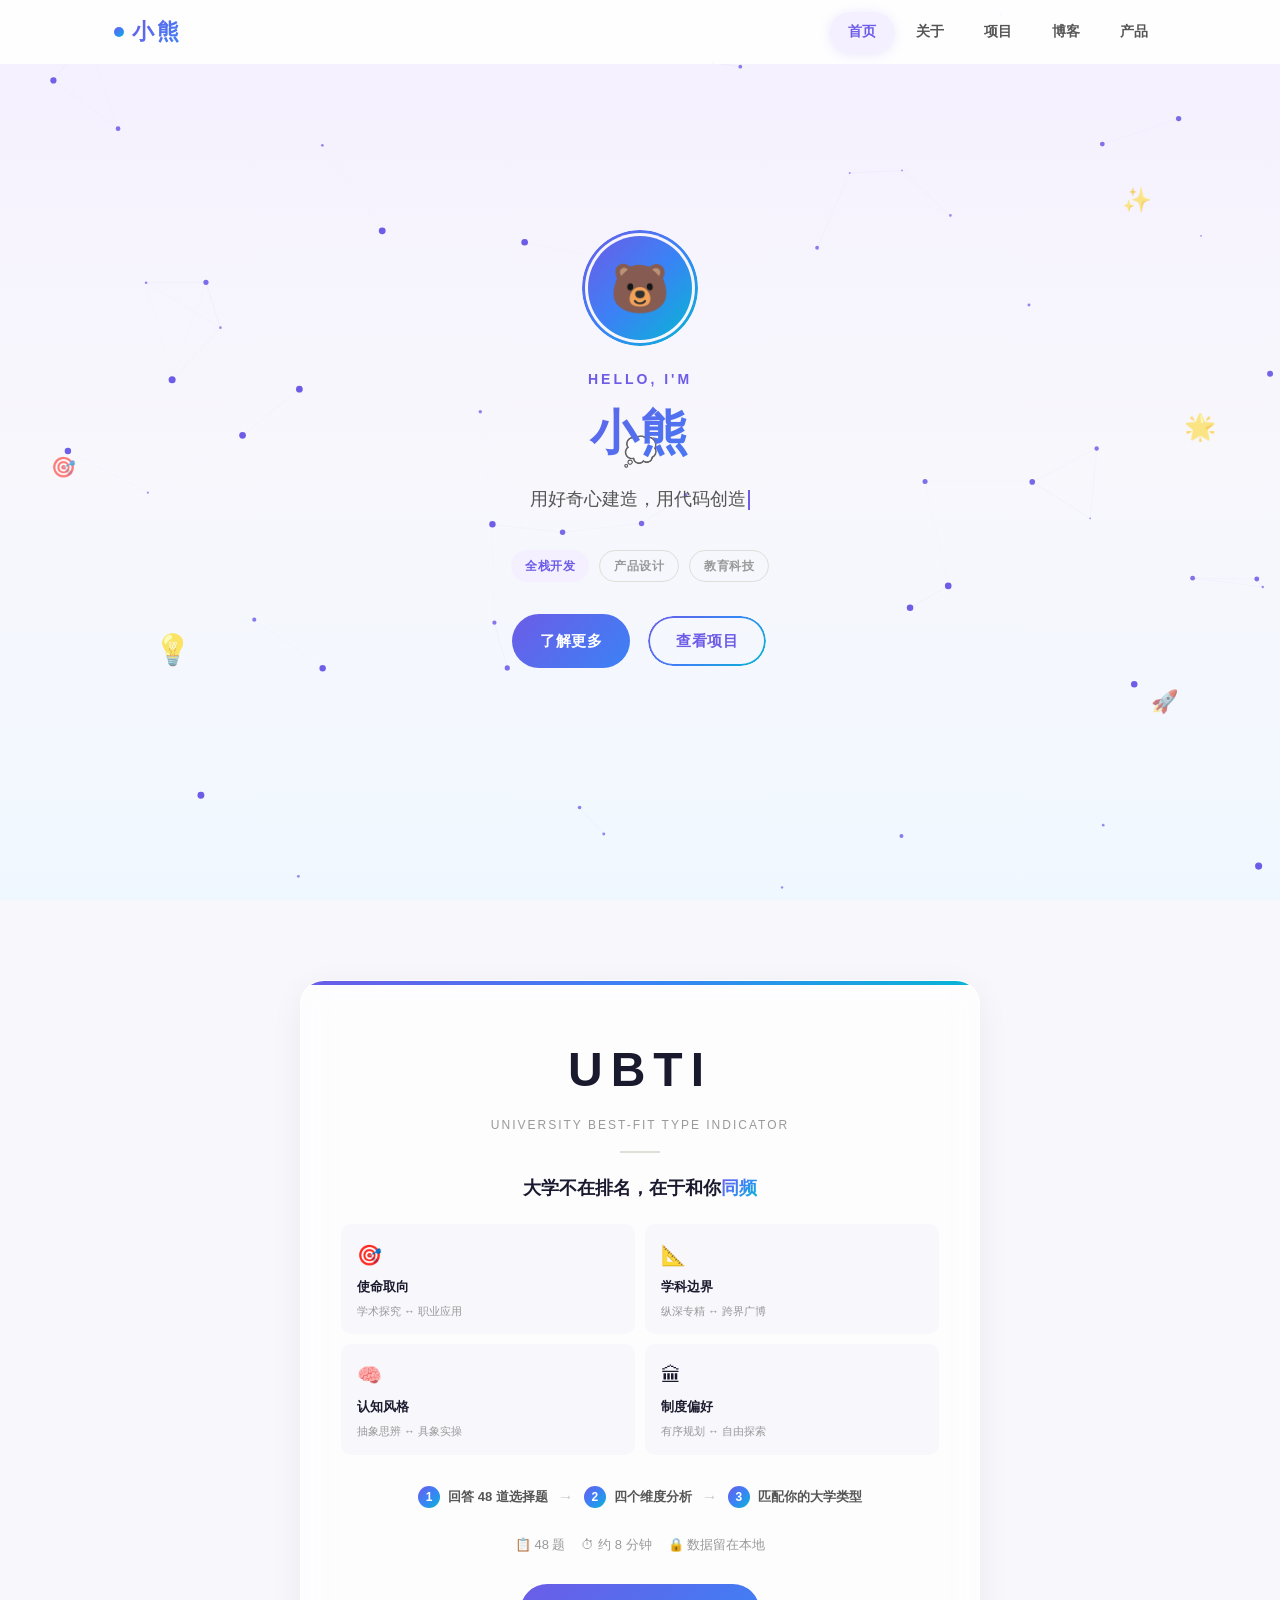
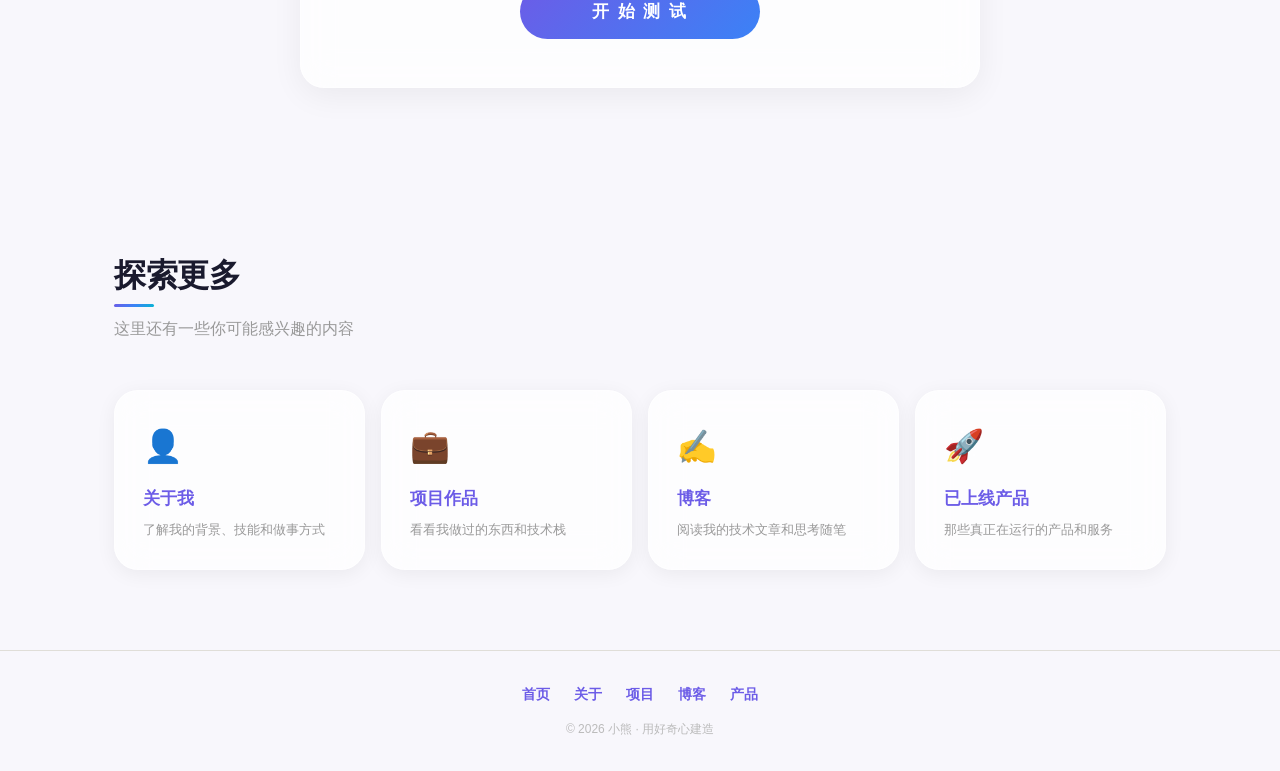
<file: index.html>
<!DOCTYPE html>
<html lang="zh-CN">
<head>
<meta charset="UTF-8">
<meta name="viewport" content="width=device-width, initial-scale=1.0">
<meta name="description" content="小熊的个人网站 — 用好奇心建造，用代码创造">
<title>小熊 · 个人网站</title>
<link rel="stylesheet" href="css/main.css">
</head>
<body>

<div id="app">
  <nav-bar :current="currentRoute"></nav-bar>
  <component :is="currentComponent"></component>
  <site-footer></site-footer>
  <button id="back-to-top" class="back-to-top" onclick="scrollToTop()" title="返回顶部">↑</button>
</div>

<!-- Vue 3 -->
<script src="js/vue.global.prod.js"></script>
<!-- 特效引擎 -->
<script type="module" src="js/effects.js"></script>
<!-- 应用入口 -->
<script type="module" src="js/app.js"></script>

</body>
</html>
</file>
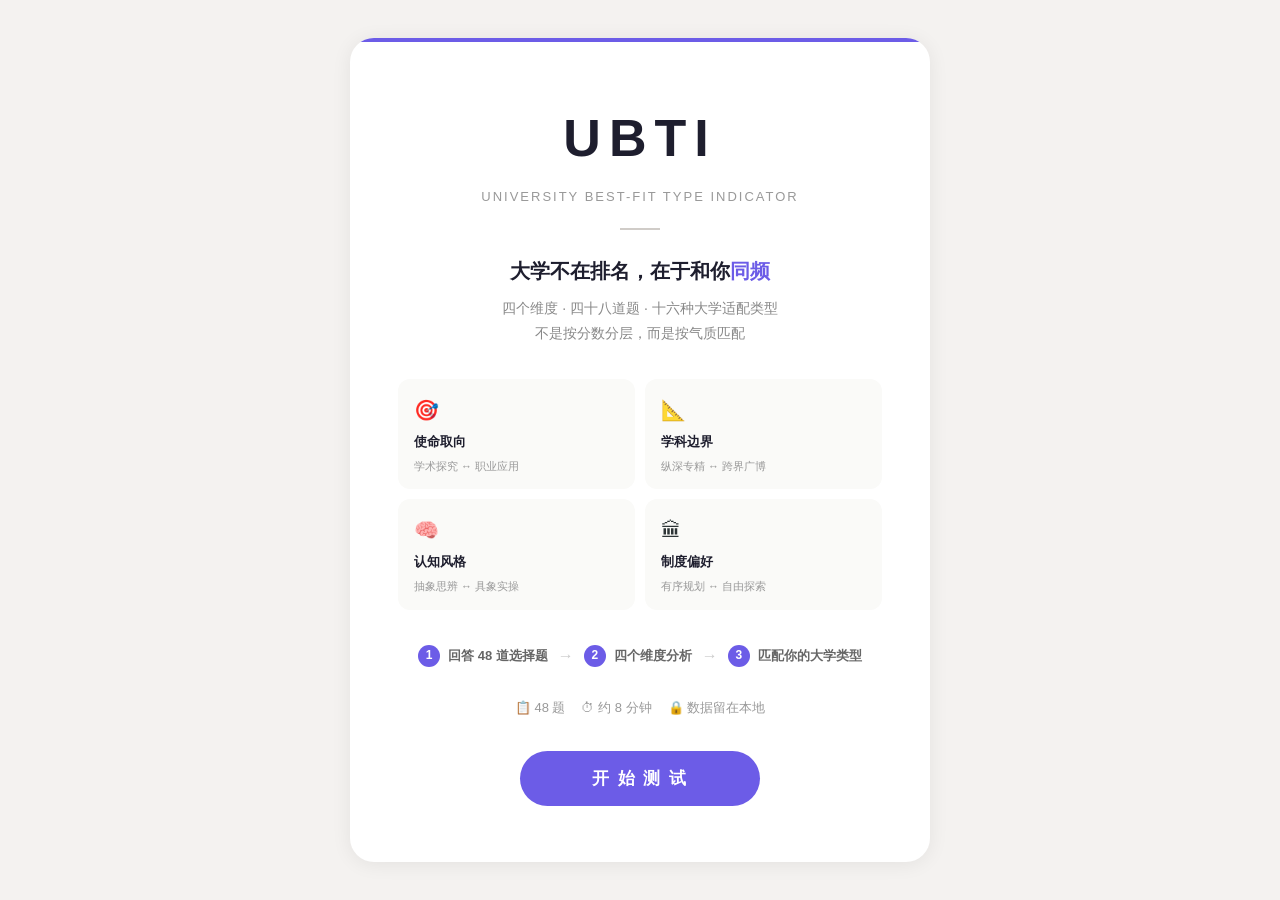
<file: ubti.html>
<!DOCTYPE html>
<html lang="zh-CN">
<head>
<meta charset="UTF-8">
<meta name="viewport" content="width=device-width, initial-scale=1.0">
<title>UBTI · 大学适配类型测试</title>
<style>
/* ===== RESET & BASE ===== */
*,*::before,*::after{box-sizing:border-box;margin:0;padding:0}
body{
  font-family:"PingFang SC","Noto Sans SC","Microsoft YaHei",-apple-system,sans-serif;
  background:#F4F2F0;color:#2D3436;min-height:100vh;line-height:1.7;
}

/* ===== INTRO ===== */
#intro-screen{display:flex;flex-direction:column;align-items:center;justify-content:center;min-height:100vh;padding:32px 24px;position:relative;z-index:1}
.intro-card{background:#fff;border-radius:24px;padding:56px 48px;max-width:580px;width:100%;text-align:center;box-shadow:0 2px 20px rgba(0,0,0,.07);position:relative;overflow:hidden}
.intro-accent{position:absolute;top:0;left:0;right:0;height:4px;background:#6C5CE7}
.intro-logo{font-size:52px;font-weight:900;letter-spacing:8px;margin-bottom:4px;color:#1E1E2E}
.intro-subtitle{font-size:13px;color:#999;font-weight:500;letter-spacing:2px;text-transform:uppercase;margin-bottom:20px}
.intro-divider{width:40px;height:2px;background:#D0CCC8;margin:0 auto 24px}
.intro-lead{font-size:20px;font-weight:700;color:#1E1E2E;margin-bottom:8px}
.intro-lead .hl{color:#6C5CE7}
.intro-explainer{font-size:14px;color:#888;line-height:1.8;margin-bottom:32px}

/* 四维度预览 */
.intro-dim-grid{display:grid;grid-template-columns:1fr 1fr;gap:10px;margin-bottom:32px;text-align:left}
.intro-dim-item{background:#FAFAF8;border-radius:12px;padding:14px 16px;display:flex;flex-direction:column;gap:4px}
.intro-dim-icon{font-size:20px}
.intro-dim-name{font-size:13px;font-weight:700;color:#1E1E2E}
.intro-dim-range{font-size:11px;color:#999}

/* 三步说明 */
.intro-steps{display:flex;align-items:center;justify-content:center;gap:10px;margin-bottom:28px;flex-wrap:wrap}
.intro-step{display:flex;align-items:center;gap:8px;font-size:13px;color:#666;font-weight:600}
.step-num{display:inline-flex;align-items:center;justify-content:center;width:22px;height:22px;border-radius:50%;background:#6C5CE7;color:#fff;font-size:12px;font-weight:800;flex-shrink:0}
.intro-step-arrow{color:#ccc;font-size:16px;font-weight:300}

/* 底部信息 */
.intro-meta{display:flex;justify-content:center;gap:16px;margin-bottom:32px;font-size:13px;color:#999}
.intro-meta span{display:flex;align-items:center;gap:5px}
.btn-start{display:inline-block;padding:16px 72px;font-size:17px;font-weight:700;color:#fff;background:#6C5CE7;border:none;border-radius:50px;cursor:pointer;transition:background .2s;letter-spacing:2px}
.btn-start:hover{background:#5B4BD5}
.btn-start:active{background:#4A3CC4}

/* ===== QUIZ ===== */
#quiz-screen{display:none;max-width:640px;margin:0 auto;padding:24px;position:relative;z-index:1}
.progress-wrap{margin-bottom:24px}
.progress-bar{width:100%;height:8px;background:#E0DED8;border-radius:4px;overflow:hidden}
.progress-fill{height:100%;border-radius:4px;background:#6C5CE7;transition:width .35s ease}
.progress-text{display:flex;justify-content:space-between;align-items:center;margin-top:10px;font-size:13px;color:#888;font-weight:600}
.progress-dots{display:flex;gap:5px}
.progress-dots span{width:8px;height:8px;border-radius:50%;background:#D4D0E8;transition:background .3s}
.progress-dots span.done{background:#888}

.question-card{background:#fff;border-radius:20px;padding:40px 36px;box-shadow:0 2px 16px rgba(0,0,0,.06);animation:fadeIn .3s ease}
@keyframes fadeIn{from{opacity:0;transform:translateY(8px)}to{opacity:1;transform:translateY(0)}}

.question-dim-chip{display:inline-block;padding:4px 12px;border-radius:16px;font-size:11px;font-weight:700;letter-spacing:1px;margin-bottom:16px;color:#fff;background:#6C5CE7}

.question-text{font-size:19px;font-weight:700;color:#1E1E2E;margin-bottom:28px;line-height:1.6}

/* spectrum scale */
.scale-wrap{display:flex;flex-direction:column;gap:20px}
.scale-labels{display:flex;justify-content:space-between;font-size:13px;color:#888;font-weight:600;padding:0 4px}
.scale-labels span{max-width:42%;line-height:1.5}
.scale-spectrum{display:flex;align-items:center;justify-content:space-between;position:relative;padding:8px 4px}
.scale-btn{position:relative;z-index:1;display:flex;flex-direction:column;align-items:center;gap:8px;background:none;border:none;cursor:pointer;padding:6px 2px;transition:transform .15s}
.scale-btn:hover{transform:translateY(-2px)}
.scale-dot{width:28px;height:28px;border-radius:50%;background:#fff;border:3px solid #D0CCC8;transition:all .2s}
.scale-btn:hover .scale-dot{border-color:#6C5CE7}
.scale-btn.sel .scale-dot{background:#6C5CE7;border-color:#6C5CE7}
.scale-slabel{font-size:11px;color:#aaa;font-weight:600;white-space:nowrap;transition:color .2s}
.scale-btn.sel .scale-slabel{color:#6C5CE7;font-weight:700}

/* back button */
.back-row{display:flex;justify-content:space-between;align-items:center;margin-top:28px}
.btn-back{display:inline-flex;align-items:center;gap:6px;padding:10px 20px;font-size:14px;font-weight:600;color:#999;background:transparent;border:1.5px solid #E0DED8;border-radius:24px;cursor:pointer;transition:all .2s}
.btn-back:hover{color:#6C5CE7;border-color:#6C5CE7;background:#F8F7FF}
.btn-back:disabled{opacity:.3;cursor:default;pointer-events:none}
.btn-skip{display:inline-flex;align-items:center;gap:4px;padding:10px 20px;font-size:13px;font-weight:600;color:#ccc;background:transparent;border:none;cursor:pointer;transition:color .2s}
.btn-skip:hover{color:#999}

/* ===== RESULTS ===== */
#results-screen{display:none;max-width:680px;margin:0 auto;padding:24px;position:relative;z-index:1}
.results-hero{text-align:center;margin-bottom:24px;animation:fadeIn .4s ease}
.character-wrap{display:inline-block;position:relative;margin-bottom:12px}
.character-wrap svg{filter:drop-shadow(0 4px 12px rgba(0,0,0,.10))}
.type-code{font-size:40px;font-weight:900;letter-spacing:6px;color:var(--tc);margin-bottom:4px}
.type-label{font-size:26px;font-weight:800;color:#1E1E2E;margin-bottom:4px}
.type-tagline{font-size:15px;color:#888;font-weight:500}

.results-card{background:#fff;border-radius:20px;padding:36px;box-shadow:0 2px 16px rgba(0,0,0,.06);margin-bottom:20px;animation:fadeIn .4s ease}
.results-card h3{font-size:15px;color:#6C5CE7;letter-spacing:1px;margin-bottom:16px;display:flex;align-items:center;gap:8px}
.profile-text{font-size:15px;color:#444;line-height:2;text-align:justify;margin-bottom:20px}

.key-factors{display:grid;grid-template-columns:1fr 1fr;gap:10px;margin-top:20px}
.key-factor{display:flex;align-items:center;gap:10px;padding:14px 16px;background:#F4F2F0;border-radius:12px;font-size:14px;font-weight:600;color:#444}
.key-factor .kf-emoji{font-size:18px}
.summary-banner{background:#F4F0FF;border-radius:14px;padding:20px 24px;margin-top:20px;text-align:center}
.summary-banner p{font-size:15px;font-weight:700;color:#1E1E2E;line-height:1.8}

.dimensions-card{background:#fff;border-radius:20px;padding:36px;box-shadow:0 2px 16px rgba(0,0,0,.06);margin-bottom:20px;animation:fadeIn .5s ease}
.dim-row{display:flex;align-items:center;gap:12px;margin-bottom:18px}
.dim-row:last-child{margin-bottom:0}
.dim-label{font-size:13px;font-weight:700;min-width:52px;text-align:center;padding:6px 10px;border-radius:14px;line-height:1.3}
.dim-label.l{background:#EDE9FE;color:#6C5CE7}
.dim-label.r{background:#FEE;color:#C0392B}
.dim-bar-wrap{flex:1;height:28px;background:#F0EDF6;border-radius:14px;display:flex;overflow:hidden}
.dim-bar-l{height:100%;border-radius:14px 0 0 14px;background:#6C5CE7;transition:width .8s ease;display:flex;align-items:center;justify-content:center;color:#fff;font-size:12px;font-weight:700;min-width:32px}
.dim-bar-r{height:100%;border-radius:0 14px 14px 0;background:#C0392B;transition:width .8s ease;display:flex;align-items:center;justify-content:center;color:#fff;font-size:12px;font-weight:700;min-width:32px}
.dim-verdict{font-size:13px;color:#888;min-width:70px;text-align:center;font-weight:600}

.legend-card{background:#fff;border-radius:20px;padding:36px;box-shadow:0 2px 16px rgba(0,0,0,.06);margin-bottom:20px;animation:fadeIn .6s ease}
.legend-item{margin-bottom:16px;font-size:14px;color:#555;line-height:1.9}
.legend-item:last-child{margin-bottom:0}
.legend-item strong{color:#6C5CE7;font-size:15px}

.btn-wrap{text-align:center;margin-top:28px}
.btn-retake{display:inline-flex;align-items:center;gap:8px;padding:14px 44px;font-size:15px;font-weight:700;color:#6C5CE7;background:#fff;border:2px solid #6C5CE7;border-radius:50px;cursor:pointer;transition:all .2s}
.btn-retake:hover{background:#6C5CE7;color:#fff}

/* ===== 手机端适配 ===== */
@media(max-width:600px){
  body{font-size:15px;min-height:100vh}
  #intro-screen{padding:20px 12px}
  #quiz-screen,#results-screen{padding:12px 8px}

  /* --- 首页 --- */
  .intro-card{padding:32px 16px;border-radius:20px;margin:0}
  .intro-logo{font-size:42px;letter-spacing:6px}
  .intro-subtitle{font-size:11px;letter-spacing:1.5px}
  .intro-divider{margin-bottom:20px}
  .intro-lead{font-size:18px;margin-bottom:6px}
  .intro-explainer{font-size:14px;line-height:1.9;margin-bottom:28px}
  .intro-dim-grid{grid-template-columns:1fr 1fr;gap:10px;margin-bottom:28px}
  .intro-dim-item{padding:14px 14px;gap:5px}
  .intro-dim-icon{font-size:22px}
  .intro-dim-name{font-size:13px}
  .intro-dim-range{font-size:11px;line-height:1.5}
  .intro-steps{flex-wrap:wrap;gap:8px;margin-bottom:24px}
  .intro-step{font-size:12px;gap:6px}
  .step-num{width:20px;height:20px;font-size:11px}
  .intro-step-arrow{font-size:14px}
  .intro-meta{flex-wrap:wrap;gap:10px;margin-bottom:28px}
  .intro-meta span{font-size:12px}
  .btn-start{padding:16px 0;font-size:17px;width:100%;max-width:100%;border-radius:16px;letter-spacing:3px}

  /* --- 答题 --- */
  .progress-wrap{margin-bottom:20px}
  .progress-bar{height:6px}
  .progress-text{font-size:13px}
  .progress-dots{display:none}
  .question-card{padding:28px 16px;border-radius:18px}
  .question-dim-chip{font-size:11px;padding:5px 14px;margin-bottom:14px}
  .question-text{font-size:18px;line-height:1.8;margin-bottom:22px}

  .scale-wrap{gap:14px}
  .scale-labels{font-size:12px;color:#777;padding:0;line-height:1.6}
  .scale-labels span{max-width:48%}

  /* 选项卡片 */
  .scale-spectrum{flex-direction:column;gap:8px;padding:0}
  .scale-btn{flex-direction:row;align-items:center;gap:14px;width:100%;padding:14px 16px;border-radius:14px;border:2px solid #E8E6E2;background:#FAFAF9;min-height:52px;transition:all .2s}
  .scale-btn:active{transform:scale(.985)}
  .scale-btn.sel{border-color:#6C5CE7;border-left-width:5px;background:#F5F3FF;padding-left:13px;box-shadow:0 2px 8px rgba(108,92,231,.08)}
  .scale-dot{width:18px;height:18px;border-width:2.5px;flex-shrink:0;transition:all .2s}
  .scale-slabel{font-size:15px;color:#555;font-weight:600;white-space:normal;text-align:left}
  .scale-btn.sel .scale-slabel{color:#5B4BD5;font-weight:700}

  /* --- 导航 --- */
  .back-row{margin-top:22px;flex-wrap:wrap;gap:10px}
  .btn-back{flex:1;justify-content:center;padding:13px 16px;font-size:14px;border-radius:14px;min-width:100px}
  .btn-skip{flex:0;padding:13px 20px;font-size:13px;color:#bbb}

  /* --- 结果页 --- */
  .results-hero{margin-bottom:20px}
  .character-wrap svg{width:120px;height:120px}
  .type-code{font-size:34px;letter-spacing:5px}
  .type-label{font-size:24px}
  .type-tagline{font-size:15px;line-height:1.6}

  .results-card,.dimensions-card,.legend-card{padding:26px 16px;border-radius:18px;margin-bottom:14px}
  .results-card h3,.dimensions-card h3,.legend-card h3{font-size:15px;margin-bottom:14px}
  .profile-text{font-size:15px;line-height:2}
  .summary-banner{padding:18px 20px;border-radius:14px}
  .summary-banner p{font-size:15px;line-height:1.9}

  .key-factors{grid-template-columns:1fr;gap:10px}
  .key-factor{padding:14px 16px;font-size:14px;border-radius:14px;min-height:50px}

  /* 维度条 */
  .dim-row{flex-wrap:wrap;gap:8px;margin-bottom:20px}
  .dim-label{min-width:48px;font-size:12px;padding:6px 10px;border-radius:12px;font-weight:700}
  .dim-bar-wrap{height:30px;border-radius:15px;flex:1;min-width:120px;order:2}
  .dim-bar-l,.dim-bar-r{font-size:12px;min-width:30px}
  .dim-verdict{width:100%;text-align:center;font-size:13px;font-weight:700;color:#6C5CE7;order:3;margin-top:2px}

  .legend-item{margin-bottom:16px;font-size:14px;line-height:1.9}
  .legend-item strong{font-size:15px}

  .btn-retake{padding:16px 0;font-size:16px;width:100%;max-width:100%;border-radius:16px;justify-content:center;letter-spacing:1px}
}

@media(max-width:380px){
  #intro-screen{padding:12px 4px}
  .intro-card{padding:24px 12px;border-radius:16px}
  .intro-logo{font-size:34px;letter-spacing:5px}
  .intro-subtitle{font-size:10px;letter-spacing:1px}
  .intro-lead{font-size:17px}
  .intro-explainer{font-size:13px;margin-bottom:22px}
  .intro-dim-grid{grid-template-columns:1fr 1fr;gap:6px;margin-bottom:22px}
  .intro-dim-item{padding:10px 12px;gap:3px}
  .intro-dim-icon{font-size:18px}
  .intro-dim-name{font-size:12px}
  .intro-dim-range{font-size:10px}
  .intro-steps{flex-direction:column;gap:8px;margin-bottom:20px}
  .intro-step-arrow{display:none}
  .intro-meta{gap:6px;margin-bottom:22px;font-size:11px}
  .btn-start{padding:14px 0;font-size:16px;border-radius:14px}

  .question-card{padding:22px 12px;border-radius:16px}
  .question-text{font-size:16px;line-height:1.7;margin-bottom:18px}
  .scale-labels{font-size:11px}
  .scale-btn{padding:12px 14px;gap:10px;min-height:48px;border-radius:12px}
  .scale-btn.sel{padding-left:11px;border-left-width:4px}
  .scale-slabel{font-size:14px}

  .character-wrap svg{width:100px;height:100px}
  .type-code{font-size:28px;letter-spacing:4px}
  .type-label{font-size:22px}
  .results-card,.dimensions-card,.legend-card{padding:22px 12px}
  .profile-text{font-size:14px}
  .key-factor{padding:12px 14px;font-size:13px}
  .dim-bar-wrap{height:26px;border-radius:13px}
  .btn-retake{padding:14px 0;font-size:15px;border-radius:14px}
}
</style>
</head>
<body>

<!-- ==================== INTRO ==================== -->
<div id="intro-screen">
  <div class="intro-card">
    <div class="intro-accent"></div>
    <div class="intro-logo">UBTI</div>
    <div class="intro-subtitle">University Best-fit Type Indicator</div>
    <div class="intro-divider"></div>
    <p class="intro-lead">大学不在排名，在于和你<span class="hl">同频</span></p>
    <p class="intro-explainer">四个维度 · 四十八道题 · 十六种大学适配类型<br>不是按分数分层，而是<span class="hl">按气质匹配</span></p>

    <div class="intro-dim-grid">
      <div class="intro-dim-item">
        <div class="intro-dim-icon">🎯</div>
        <div class="intro-dim-name">使命取向</div>
        <div class="intro-dim-range">学术探究 ↔ 职业应用</div>
      </div>
      <div class="intro-dim-item">
        <div class="intro-dim-icon">📐</div>
        <div class="intro-dim-name">学科边界</div>
        <div class="intro-dim-range">纵深专精 ↔ 跨界广博</div>
      </div>
      <div class="intro-dim-item">
        <div class="intro-dim-icon">🧠</div>
        <div class="intro-dim-name">认知风格</div>
        <div class="intro-dim-range">抽象思辨 ↔ 具象实操</div>
      </div>
      <div class="intro-dim-item">
        <div class="intro-dim-icon">🏛</div>
        <div class="intro-dim-name">制度偏好</div>
        <div class="intro-dim-range">有序规划 ↔ 自由探索</div>
      </div>
    </div>

    <div class="intro-steps">
      <div class="intro-step"><span class="step-num">1</span>回答 48 道选择题</div>
      <div class="intro-step-arrow">→</div>
      <div class="intro-step"><span class="step-num">2</span>四个维度分析</div>
      <div class="intro-step-arrow">→</div>
      <div class="intro-step"><span class="step-num">3</span>匹配你的大学类型</div>
    </div>

    <div class="intro-meta">
      <span>📋 48 题</span><span>⏱ 约 8 分钟</span><span>🔒 数据留在本地</span>
    </div>
    <button class="btn-start" onclick="startQuiz()">开 始 测 试</button>
  </div>
</div>

<!-- ==================== QUIZ ==================== -->
<div id="quiz-screen">
  <div class="progress-wrap">
    <div class="progress-bar"><div class="progress-fill" id="progress-fill" style="width:0%"></div></div>
    <div class="progress-text">
      <span id="progress-label">第 1 / 48 题</span>
      <div class="progress-dots" id="progress-dots"></div>
    </div>
  </div>
  <div class="question-card" id="question-card"></div>
</div>

<!-- ==================== RESULTS ==================== -->
<div id="results-screen">
  <div class="results-hero">
    <div class="character-wrap" id="character-wrap"></div>
    <div class="type-code" id="type-code"></div>
    <div class="type-label" id="type-label"></div>
    <div class="type-tagline" id="type-tagline"></div>
  </div>
  <div class="results-card" id="profile-card"></div>
  <div class="results-card" id="factors-card"></div>
  <div class="dimensions-card" id="dimensions-card"></div>
  <div class="legend-card" id="legend-card"></div>
  <div class="btn-wrap">
    <button class="btn-retake" onclick="retakeTest()">🔄 重新测试</button>
  </div>
</div>

<script>
// ╔══════════════════════════════════════════════════════╗
// ║  卡通角色 SVG 生成器                                 ║
// ╚══════════════════════════════════════════════════════╝
function makeCharacter(opt){
  const bc=opt.bodyColor,bcl=opt.bodyColorLight||bc,sk=opt.skin||'#FFE4D0';
  const hc=opt.hairColor||'#4A3728',ht=opt.hairType||'short';
  const acc=opt.accessory||'none',expr=opt.expression||'smile';

  // ── 头发后层 ──
  function hairBack(){
    if(ht==='long'){
      return '<ellipse cx="32" cy="82" rx="12" ry="28" fill="'+hc+'"/>'
        +'<ellipse cx="108" cy="82" rx="12" ry="28" fill="'+hc+'"/>';
    }
    if(ht==='twin'){
      return '<circle cx="28" cy="62" r="14" fill="'+hc+'"/>'
        +'<circle cx="112" cy="62" r="14" fill="'+hc+'"/>';
    }
    return '';
  }

  // ── 头发前层 ──
  function hairFront(){
    const L=36,R=104,T=12,B=46;
    if(ht==='short'){
      // 蘑菇头：圆顶 + 整齐刘海
      return '<path d="M'+L+' '+B+' Q34 14 70 12 Q106 14 '+R+' '+B
        +' Q'+R+' 54 98 54 Q94 60 90 52 Q86 44 82 52 Q78 58 74 48 Q70 42 66 48 Q62 58 58 52 Q54 44 50 52 Q46 60 42 54 Q'+L+' 54 '+L+' '+B+' Z" fill="'+hc+'"/>';
    }
    if(ht==='bob'){
      // 波波头：覆盖头顶 + 两侧到下巴
      return '<path d="M'+L+' '+B+' Q34 16 50 12 Q64 6 70 6 Q76 6 90 12 Q106 16 '+R+' '+B
        +' Q'+R+' 64 96 72 Q90 80 84 76 Q80 70 78 64 Q74 54 70 56 Q66 54 62 64 Q60 70 56 76 Q50 80 44 72 Q'+L+' 64 '+L+' '+B+' Z" fill="'+hc+'"/>';
    }
    if(ht==='long'){
      // 长发：刘海 + 覆盖
      return '<path d="M'+L+' '+B+' Q34 18 52 10 Q64 4 70 4 Q76 4 88 10 Q106 18 '+R+' '+B
        +' Q'+R+' 58 100 56 Q96 54 94 60 Q90 68 86 58 Q82 48 78 56 Q74 64 70 54 Q66 44 62 56 Q58 68 54 58 Q50 48 46 60 Q42 68 40 56 Q'+L+' 58 '+L+' '+B+' Z" fill="'+hc+'"/>';
    }
    if(ht==='curly'){
      // 蓬松卷毛：多圆弧
      return '<path d="M38 46 Q34 18 50 10 Q56 4 62 10 Q66 2 72 8 Q78 2 84 10 Q90 4 96 12 Q106 8 104 28 Q110 40 102 46'
        +' Q104 54 98 56 Q94 62 90 54 Q86 46 82 56 Q78 62 74 52 Q70 44 66 54 Q62 62 58 54 Q54 46 50 56 Q46 62 42 54 Q38 48 38 46 Z" fill="'+hc+'"/>';
    }
    if(ht==='spiky'){
      // 刺头：五个尖角
      return '<path d="M38 46 Q36 28 46 20 L54 6 L62 18 L70 2 L78 18 L86 6 L94 20 Q104 28 102 46'
        +' Q100 52 96 52 Q92 56 88 52 Q84 56 80 50 Q76 54 72 48 Q68 52 64 50 Q60 56 56 52 Q52 54 48 50 Q44 54 40 50 Q36 48 38 46 Z" fill="'+hc+'"/>';
    }
    return '';
  }

  // ── 眉毛 ──
  function eyebrows(){
    if(expr==='excited') return '<path d="M52 36 Q55 33 58 36" stroke="#3D2B1F" stroke-width="1.5" fill="none" stroke-linecap="round"/><path d="M82 36 Q85 33 88 36" stroke="#3D2B1F" stroke-width="1.5" fill="none" stroke-linecap="round"/>';
    if(expr==='smile') return '<path d="M53 37 Q56 35 59 37" stroke="#3D2B1F" stroke-width="1.2" fill="none" stroke-linecap="round"/><path d="M81 37 Q84 35 87 37" stroke="#3D2B1F" stroke-width="1.2" fill="none" stroke-linecap="round"/>';
    if(expr==='determined') return '<line x1="52" y1="36" x2="59" y2="38" stroke="#3D2B1F" stroke-width="1.5" stroke-linecap="round"/><line x1="88" y1="36" x2="81" y2="38" stroke="#3D2B1F" stroke-width="1.5" stroke-linecap="round"/>';
    if(expr==='thoughtful') return '<path d="M53 37 Q55 38 58 37" stroke="#3D2B1F" stroke-width="1.2" fill="none" stroke-linecap="round"/><path d="M80 36 Q82 34 87 37" stroke="#3D2B1F" stroke-width="1.2" fill="none" stroke-linecap="round"/>';
    return '';
  }

  // ── 眼睛 ──
  function eyes(){
    const open='<circle cx="57" cy="44" r="3.2" fill="#3D2B1F"/><circle cx="83" cy="44" r="3.2" fill="#3D2B1F"/><circle cx="58" cy="43" r="1.3" fill="#fff"/><circle cx="84" cy="43" r="1.3" fill="#fff"/>';
    const happy='<path d="M52 44 Q56 40 61 44" stroke="#3D2B1F" stroke-width="2.2" fill="none" stroke-linecap="round"/><path d="M79 44 Q83 40 88 44" stroke="#3D2B1F" stroke-width="2.2" fill="none" stroke-linecap="round"/>';
    const closed='<line x1="51" y1="44" x2="60" y2="44" stroke="#3D2B1F" stroke-width="2.5" stroke-linecap="round"/><line x1="80" y1="44" x2="89" y2="44" stroke="#3D2B1F" stroke-width="2.5" stroke-linecap="round"/>';
    if(expr==='excited') return open;
    if(expr==='smile') return happy;
    if(expr==='determined') return closed;
    if(expr==='thoughtful') return '<circle cx="55" cy="44" r="2.5" fill="#3D2B1F"/><circle cx="57" cy="45" r="2.5" fill="#3D2B1F"/><circle cx="82" cy="44" r="2.5" fill="#3D2B1F"/><circle cx="83" cy="43" r="1" fill="#fff"/><circle cx="85" cy="43" r="1" fill="#fff"/>';
    return happy;
  }

  // ── 腮红 ──
  function blush(){
    return '<ellipse cx="44" cy="53" rx="8" ry="5" fill="#FFB8B8" opacity=".5"/><ellipse cx="96" cy="53" rx="8" ry="5" fill="#FFB8B8" opacity=".5"/>';
  }

  // ── 嘴巴 ──
  function mouth(){
    if(expr==='excited') return '<ellipse cx="70" cy="60" rx="4.5" ry="5.5" fill="#3D2B1F"/><path d="M66 58 Q70 54 74 58" stroke="#FFE4D0" stroke-width="1" fill="none" stroke-linecap="round"/>';
    if(expr==='smile') return '<path d="M65 58 Q70 64 75 58" stroke="#3D2B1F" stroke-width="1.8" fill="none" stroke-linecap="round"/>';
    if(expr==='determined') return '<path d="M66 61 L74 61" stroke="#3D2B1F" stroke-width="2" stroke-linecap="round"/>';
    if(expr==='thoughtful') return '<circle cx="68" cy="60" r="2.5" fill="#3D2B1F"/>';
    return '<path d="M65 58 Q70 64 75 58" stroke="#3D2B1F" stroke-width="1.8" fill="none" stroke-linecap="round"/>';
  }

  // ── 配件 ──
  function accSVG(){
    const a={
      'glasses':'<circle cx="53" cy="44" r="10" fill="none" stroke="#555" stroke-width="2.2"/><circle cx="87" cy="44" r="10" fill="none" stroke="#555" stroke-width="2.2"/><line x1="63" y1="44" x2="77" y2="44" stroke="#555" stroke-width="2"/>',
      'goggles':'<circle cx="51" cy="36" r="11" fill="rgba(255,255,255,.55)" stroke="#666" stroke-width="2"/><circle cx="89" cy="36" r="11" fill="rgba(255,255,255,.55)" stroke="#666" stroke-width="2"/><rect x="62" y="34" width="16" height="4" rx="1" fill="#666"/>',
      'star':'<polygon points="104,20 106,27 113,28 108,33 110,40 104,37 98,40 100,33 95,28 102,27" fill="#FFD93D" stroke="#E8B800" stroke-width=".7"/>',
      'heart':'<path d="M104 92 Q104 85 109 85 Q114 85 114 90 Q114 96 109 103 Q104 96 104 92 Z" fill="#FF7675"/>',
      'book':'<rect x="22" y="76" width="24" height="17" rx="2.5" fill="#FFF" stroke="#C0C0C0" stroke-width="1.2"/><line x1="34" y1="76" x2="34" y2="93" stroke="#C0C0C0" stroke-width=".8"/><line x1="25" y1="81" x2="32" y2="81" stroke="#DDD" stroke-width=".7"/><line x1="25" y1="85" x2="32" y2="85" stroke="#DDD" stroke-width=".7"/>',
      'beaker':'<path d="M22 88 L22 74 Q26 66 28 58 L28 38 L26 38 L26 32 L42 32 L42 38 L40 38 L40 58 Q42 66 46 74 L46 88 Z" fill="none" stroke="#fff" stroke-width="2" opacity=".85"/><rect x="24" y="84" width="20" height="3" rx="1" fill="#fff" opacity=".5"/>',
      'magnifier':'<circle cx="100" cy="82" r="9" fill="none" stroke="#fff" stroke-width="2.2" opacity=".85"/><line x1="93" y1="89" x2="84" y2="98" stroke="#fff" stroke-width="2.8" stroke-linecap="round" opacity=".85"/>',
      'leaf':'<path d="M100 76 Q108 66 103 56 Q94 58 92 66 Q90 76 100 76 Z" fill="#6BCB77"/><line x1="100" y1="76" x2="103" y2="56" stroke="#4DA85B" stroke-width=".7"/>',
      'chess':'<path d="M100 90 Q100 76 104 68 Q106 58 102 54 Q98 50 98 54 Q98 58 102 60 Q100 66 98 70 Q96 78 96 90 Z" fill="#F8F8F8" stroke="#D0D0D0" stroke-width="1.2"/>',
      'gear':'<circle cx="26" cy="62" r="7.5" fill="none" stroke="#fff" stroke-width="2.2" opacity=".75"/><circle cx="26" cy="62" r="2.5" fill="#fff" opacity=".75"/>',
      'rocket':'<path d="M102 72 L106 56 L102 42 Q98 34 96 42 Q94 50 94 56 Q94 64 96 72 Z" fill="#fff" opacity=".85"/><path d="M96 42 L94 28 L100 20 L106 28 L104 42" fill="#FF7675" opacity=".85"/>',
      'globe':'<circle cx="26" cy="64" r="10" fill="none" stroke="#fff" stroke-width="2" opacity=".75"/><ellipse cx="26" cy="64" rx="4.5" ry="10" fill="none" stroke="#fff" stroke-width=".8" opacity=".5"/><line x1="17" y1="64" x2="35" y2="64" stroke="#fff" stroke-width=".8" opacity=".5"/>',
      'stethoscope':'<path d="M22 84 L22 68 Q22 58 30 58 Q38 58 38 64 Q38 72 30 68" fill="none" stroke="#fff" stroke-width="2.2" opacity=".75" stroke-linecap="round"/><circle cx="30" cy="63" r="4" fill="none" stroke="#fff" stroke-width="1.8" opacity=".75"/>',
      'palette':'<ellipse cx="26" cy="72" rx="13" ry="8.5" fill="#fff" opacity=".75" transform="rotate(-15 26 72)"/><circle cx="20" cy="68" r="2.2" fill="#FF7675"/><circle cx="28" cy="66" r="2.2" fill="#74B9FF"/><circle cx="24" cy="75" r="2" fill="#FFEAA7"/>',
      'megaphone':'<path d="M90 90 L78 82 L56 82 L56 98 L78 98 L90 90 Z" fill="#fff" opacity=".75"/><path d="M90 90 L99 82 L99 98 Z" fill="#fff" opacity=".55"/>',
      'wrench':'<rect x="18" y="82" width="26" height="5" rx="2" fill="#fff" opacity=".75" transform="rotate(-30 31 84)"/><circle cx="18" cy="85" r="6" fill="none" stroke="#fff" stroke-width="2.2" opacity=".75"/>',
      'none':'',
    };
    return a[acc]||'';
  }

  // ── 小手臂 ──
  const arms='<ellipse cx="30" cy="102" rx="8" ry="17" fill="'+sk+'" transform="rotate(12 30 102)"/>'
    +'<ellipse cx="110" cy="102" rx="8" ry="17" fill="'+sk+'" transform="rotate(-12 110 102)"/>';

  // ── 身体 ──
  const body='<path d="M44 79 Q40 77 40 81 L40 126 Q40 132 46 132 L94 132 Q100 132 100 126 L100 81 Q100 77 96 79 Q88 85 70 85 Q52 85 44 79 Z" fill="'+bc+'"/>';

  // ── 领口 ──
  const collar='<path d="M58 79 Q70 88 82 79" stroke="'+bcl+'" stroke-width="2.5" fill="none" opacity=".4" stroke-linecap="round"/>';

  // ── 头部 ──
  const head='<circle cx="70" cy="46" r="35" fill="'+sk+'"/>';

  // ── 组装 ──
  return '<svg viewBox="0 0 140 140" width="150" height="150" xmlns="http://www.w3.org/2000/svg">'
    +'<circle cx="70" cy="70" r="60" fill="'+bcl+'" opacity=".08"/>'
    +hairBack()
    +arms
    +body
    +collar
    +head
    +hairFront()
    +eyebrows()
    +eyes()
    +blush()
    +mouth()
    +accSVG()
    +(opt.sparkle?'<circle cx="105" cy="22" r="2.2" fill="#FFEAA7" opacity=".85"/><circle cx="34" cy="20" r="1.5" fill="#FFEAA7" opacity=".7"/><circle cx="100" cy="36" r="1.8" fill="#FFEAA7" opacity=".65"/>':'')
    +'</svg>';
}



// ╔══════════════════════════════════════════════════════╗
// ║  16 种类型 (角色 + 画像 + 择校要素 + 总结)           ║
// ╚══════════════════════════════════════════════════════╝
const TYPE_CONFIG = {
  "R-D-A-S":{
    label:"学院派学者", tagline:"学术的殿堂，是你天然的栖息地。",
    character:{bodyColor:"#5B7FD8",bodyColorLight:"#7B9FEF",skin:"#FFDBB5",hairColor:"#3D2B1F",hairType:"short",accessory:"glasses",expression:"thoughtful"},
    profile:"你属于学术世界里的「原住民」。你对抽象理论有强烈的亲近感，享受在单一领域持续深挖的满足，倾向于在清晰、严谨的学术框架内推进。你喜欢结构分明的课程体系——先打基础，再攻专题，每一步都有明确的学术阶梯。对你来说，读研读博不是「选项」，而是自然延伸。你最适合学术传统深厚、有一流教授坐镇的研究型大学基础学科方向。",
    factors:["基础学科实力与学术排名","教授学术水平与导师资源","深造率与保研推免比例","学术社团与讨论文化氛围"],
    summary:"你天生属于学术的殿堂。去寻找那些把基础学科当作品牌、把学术训练当作核心使命的大学——在那里，你会找到和你一样对知识本身着迷的人。"
  },
  "R-D-A-F":{
    label:"独立思想者", tagline:"用你自己的方式，回答你自己的问题。",
    character:{bodyColor:"#8B5CF6",bodyColorLight:"#A78BFA",skin:"#FFDAB9",hairColor:"#4A1F6E",hairType:"curly",accessory:"star",expression:"thoughtful",sparkle:true},
    profile:"你是按照自己的智识罗盘导航的人。你的理论好奇心极强，且往往窄而深——宁可花一学期啃透一个领域，也不愿浮光掠影地扫过十个方向。但你强烈抵触被课表框死：你需要选课的弹性，需要能和教授一对一深度对话的小环境，需要被当作一个独立的思考者来对待。你最适合研究型大学中的精英通识教育项目或荣誉学院。",
    factors:["个性化培养方案与自主设计专业","导师一对一指导制度","独立研究机会与本科生科研基金","精英通识教育项目或荣誉学院"],
    summary:"你不需要被安排——你只需要被支持。去找到那些把学生当作独立研究者来培养的大学项目，在那里，你的好奇心和自主性会被当作最大的资本。"
  },
  "R-D-C-S":{
    label:"实验室工程师", tagline:"在实验中寻找世界的秩序。",
    character:{bodyColor:"#06B6D4",bodyColorLight:"#22D3EE",skin:"#FFDCC3",hairColor:"#1A1A2E",hairType:"spiky",accessory:"beaker",expression:"determined"},
    profile:"你是一个把理论变成现实的人。你喜欢动手，但不止于动手——你享受「理解原理→设计实验→验证假设→产出成果」的完整回路。你在有清晰结构的实验室环境中如鱼得水，喜欢有形的产出（数据、装置、代码），而非纯纸上推演。你最需要的是理工类强校的硬科学和工程学科——那里有先进的实验设备、强调「做中学」的传统。",
    factors:["实验设备与科研平台水平","工程/实验类课程占比","本科生进入实验室的机会","行业认证与项目实训体系"],
    summary:"你的成长发生在实验室的台面上、代码的调试中、装置的组装里。去找那些舍得在实验设备上花钱、把「做中学」写进培养方案的理工强校。"
  },
  "R-D-C-F":{
    label:"探索型科学家", tagline:"好奇心是你的罗盘，实验室是你的游乐场。",
    character:{bodyColor:"#10B981",bodyColorLight:"#34D399",skin:"#FFDBAC",hairColor:"#7B3F00",hairType:"bob",accessory:"magnifier",expression:"excited"},
    profile:"你是一个科学世界里的自由探索者。你对用实验手段探索未知有浓厚兴趣，但你不喜欢被标准化的实验手册束缚——你想自己设计实验，自己决定研究方向。你需要的是一个能给你科研自主权、鼓励本科生进实验室、导师愿意放手让你试错的环境。你最适合新型研究型大学或科教融合项目。",
    factors:["本科生科研自主权与自由度","导师的开放性与试错包容度","前沿科研项目参与机会","新型研究型大学的扁平化结构"],
    summary:"传统的大课灌输不适合你——你需要在真正的实验室里和真正的科研问题过招。去找那些把本科生当研究者、而不是当学生来对待的新型大学。"
  },
  "R-W-A-S":{
    label:"人文通才", tagline:"在经典中寻找连接世界的线索。",
    character:{bodyColor:"#F59E0B",bodyColorLight:"#FBBF24",skin:"#FFE0BD",hairColor:"#5C3317",hairType:"long",accessory:"book",expression:"smile"},
    profile:"你对人文社科的多个领域都有发自内心的兴趣——历史、哲学、文学、社会学，你一样都不想放弃。你喜欢在不同学科之间找联系，享受阅读、讨论和写作的过程。你偏好有体系的通识教育，需要经典阅读和核心课程为你搭建知识框架，而不是一堆零散的选修课。你最适合综合性大学中人文传统深厚、通识教育成熟的环境。",
    factors:["人文通识课程体系的完整度","经典阅读与讨论课（seminar）传统","人文社科的跨学科项目与研究中心","校园文化的人文气息与学术活动"],
    summary:"你适合的大学不是规模最大或排名最高的，而是那些仍然相信「经典阅读能改变一个人」的地方。去找有核心课程传统、有讨论课文化的人文强校。"
  },
  "R-W-A-F":{
    label:"自由跨界者", tagline:"知识没有边界，你也不需要。",
    character:{bodyColor:"#F43F5E",bodyColorLight:"#FB7185",skin:"#FFD9C5",hairColor:"#E85D75",hairType:"twin",accessory:"star",expression:"excited",sparkle:true},
    profile:"你是最典型的「无法被一个专业定义」的人。你的智识兴趣广泛且不断自我扩展——你对「学科边界」这个概念本身就不太尊重，因为你认为所有真正重要的问题都出现在边界上。你需要极大的课程自由度：跨院系选课、自主设计专业、独立研究项目——这些不是「加分项」，而是你的「基本需求」。",
    factors:["跨院系选课的自由度与便利性","自主设计专业/个性化培养方案","跨学科研究中心与项目制学习","允许试错和转换方向的弹性学制"],
    summary:"你不需要一个「专业」——你需要一个让你自由组合知识的平台。去找那些真正允许跨院系选课、甚至有「自主设计专业」制度的大学，那里才是你的主场。"
  },
  "R-W-C-S":{
    label:"应用研究者", tagline:"让知识在真实的土壤里生根。",
    character:{bodyColor:"#059669",bodyColorLight:"#34D399",skin:"#FFDCC3",hairColor:"#2C1810",hairType:"short",accessory:"leaf",expression:"smile"},
    profile:"你关心的核心问题是「知识怎么用于解决实际问题」。你对多个领域都有兴趣，但不是纯理论层面的——你想看到知识落地的效果，想在田野、实验室、工程项目中验证想法。你适合有鲜明行业特色的研究型大学（如农林、地矿、海洋、交通），那里既有学术深度，又有强烈的应用导向。",
    factors:["行业特色学科的实力与声誉","产学研结合的紧密程度","田野调查/工程实践类课程比重","与行业部委或龙头企业的合作关系"],
    summary:"纯书斋不适合你——你需要一个把科研做在大地上、把论文写在工程里的地方。去找那些行业特色鲜明的「隐形冠军」大学。"
  },
  "R-W-C-F":{
    label:"社会创新者", tagline:"用跨学科的工具，解决真实世界的问题。",
    character:{bodyColor:"#F97316",bodyColorLight:"#FB923C",skin:"#FFDBB5",hairColor:"#8B4513",hairType:"curly",accessory:"heart",expression:"excited"},
    profile:"你相信最好的学习发生在解决真实社会问题的过程中。你对社科、设计、工程、商科都可能感兴趣——但不是被学科本身吸引，而是被「怎么用这些工具让世界变得更好」这个更大的问题驱动。你适合那些鼓励社会创新、有跨学科项目制学习、支持学生发起自己的项目的大学。",
    factors:["社会创新/设计思维类课程与工作坊","学生自主发起项目的资金与制度支持","服务学习（service-learning）的融入程度","社会企业孵化器或公益创新中心"],
    summary:"你想改变世界——你的大学应该帮你迈出第一步。去找那些把社会创新融入课程体系、鼓励学生「做点什么」而不仅仅是「学点什么」的大学。"
  },
  "V-D-A-S":{
    label:"高精专才", tagline:"精准、深刻、不可替代。",
    character:{bodyColor:"#3B82F6",bodyColorLight:"#60A5FA",skin:"#FFE4C9",hairColor:"#0F0F1A",hairType:"bob",accessory:"chess",expression:"determined"},
    profile:"你目标清晰，路径感极强。你选择大学的逻辑不是「我想探索什么」，而是「我想成为什么」。你对抽象分析和专业壁垒有天然的亲近感，愿意在金融、法律、精算、高端翻译等高门槛领域深耕，且你偏好有明确职业通道的培养体系。你最需要的是行业特色强校——财经、政法、外语类院校。",
    factors:["专业在行业内的认可度与校友网络","职业资格认证与考试的对接程度","清晰的职业发展路径与实习体系","专业排名与行业雇主的定向招聘"],
    summary:"你不需要「探索」，你需要「成为」。去找那些在特定行业有统治力的特色强校——在那里，你的专业就是你的通行证，校友网络就是你的起跑线。"
  },
  "V-D-A-F":{
    label:"策略分析师", tagline:"在复杂的系统中，找到你的独特视角。",
    character:{bodyColor:"#6366F1",bodyColorLight:"#818CF8",skin:"#FFDAB9",hairColor:"#1A1A3E",hairType:"short",accessory:"glasses",expression:"thoughtful"},
    profile:"你既有深入分析复杂问题的能力，又需要一定的自由度来发展自己的独特判断。你适合财经、管理、新闻传播类强校，但最好是那些提供弹性学制、鼓励跨领域选修的项目——你需要的不只是「标准答案」，而是发展自己分析框架的空间。你会在案例拆解、策略推演和数据分析类课程中大放异彩。",
    factors:["案例教学与实战分析类课程比重","跨领域选修与双学位的便利性","校友职业路径的多样性与质量","数据分析与策略研究类资源"],
    summary:"你的价值在于独特的判断力。去找那些不只教标准答案、而是培养你建立自己分析框架的大学和专业项目。"
  },
  "V-D-C-S":{
    label:"硬核工程师", tagline:"不满足于想——你要把它造出来。",
    character:{bodyColor:"#64748B",bodyColorLight:"#94A3B8",skin:"#FFDCC3",hairColor:"#2D2D2D",hairType:"spiky",accessory:"gear",expression:"determined"},
    profile:"你是一个建造者。你最大的驱动力是把东西实实在在地做出来——代码、电路、结构、系统。你适合应用型工科强校，那些有系统化训练、行业认证、实习体系完善的地方。你需要在有结构的环境中通过「做」来学，而不是通过「读」来学。国防军工、航空航天、硬科技、高端制造——这些技术门槛高、路径清晰的领域天然吸引你。",
    factors:["工程实训条件与项目制教学比重","行业认证体系与职业资格对接","企业合作项目与实习基地质量","专业技术社团与学科竞赛传统"],
    summary:"你需要一个能让你动手建造的地方——设备齐全的车间、有项目的导师、看得见的技术成长阶梯。去找那些以「工程师文化」为荣的工科强校。"
  },
  "V-D-C-F":{
    label:"创业实践者", tagline:"不要告诉我不可能——我要试试看。",
    character:{bodyColor:"#EF4444",bodyColorLight:"#F87171",skin:"#FFDBAC",hairColor:"#6B2020",hairType:"curly",accessory:"rocket",expression:"excited"},
    profile:"你是一个实干家——最大的驱动力是「把想法变成产品/项目/组织」。学术理论对你来说只有工具价值，你更关心「这东西能不能跑起来」。你适合创业氛围浓厚、产教融合紧密的大学——那里有孵化器、有创业基金、有灵活的学制允许你 gap 一年去试项目。传统「上课-考试-毕业」的路径对你来说太慢了。",
    factors:["创业孵化器与种子基金的可及性","弹性学制与休学创业的政策支持","产教融合与企业导师资源","创业类竞赛与路演活动的活跃度"],
    summary:"你的大学应该是一个 launchpad，不是一条流水线。去找那些有创业基因、鼓励学生「先做起来」的大学——那里会给你跑道，而不仅仅是课表。"
  },
  "V-W-A-S":{
    label:"文化传播者", tagline:"用语言和思想去影响世界。",
    character:{bodyColor:"#EAB308",bodyColorLight:"#FACC15",skin:"#FFE0BD",hairColor:"#C4A44A",hairType:"bob",accessory:"megaphone",expression:"smile"},
    profile:"你的核心驱动力是沟通和影响——你想理解人、影响人、帮助人。你对教育、语言、传媒、文化等领域有广泛的兴趣，且偏好有体系的训练（如教师资格证、翻译认证、新闻从业标准）。你最适合师范、语言、传媒类强校——这些地方既有深厚的文化底蕴，又有清晰的职业出口。",
    factors:["专业认证体系与行业准入对接","实践教学（教学实习/媒体报道等）比重","人文通识教育的广度与深度","校友在文化教育传媒行业的分布"],
    summary:"你想影响人——你需要一所大学，既给你深厚的文化底蕴，也给你清晰的职业路径。去找那些在师范、语言、传媒领域有不可撼动地位的特色强校。"
  },
  "V-W-A-F":{
    label:"跨界沟通者", tagline:"在不同文化和领域之间搭建桥梁。",
    character:{bodyColor:"#14B8A6",bodyColorLight:"#2DD4BF",skin:"#FFD9C5",hairColor:"#1A5C5C",hairType:"curly",accessory:"globe",expression:"excited"},
    profile:"你享受在不同文化、不同领域之间做翻译和连接的工作。国际关系、外交、跨文化传播、国际商务是你的天然领域。你既需要有国际视野的学术训练，又需要足够的自由度来塑造自己独特的知识组合——纯「标准化培养」让你感到窒息。你最适合国际化程度高、有丰富海外交流项目的大学。",
    factors:["国际化程度与海外交流项目数量","多语种教学资源与跨文化课程","国际组织/跨国企业的实习机会","校园的国际文化多样性与包容度"],
    summary:"你的视野跨越国界——你的大学也应该如此。去找那些真正国际化的大学，在那里，不同文化背景的人在一起学习本身就是最好的教育。"
  },
  "V-W-C-S":{
    label:"临床实干家", tagline:"用双手和知识，直接守护生命。",
    character:{bodyColor:"#DC2626",bodyColorLight:"#F87171",skin:"#FFDBB5",hairColor:"#1C1C1C",hairType:"short",accessory:"stethoscope",expression:"determined"},
    profile:"你的核心驱动力是直接帮助具体的人。医药、护理、康复、临床心理——这些领域要求你把广泛的知识（生物、化学、心理、伦理）整合成具体的临床判断，并在高度规范化的系统内精确操作。你最适合医科类大学或综合大学的医学部——那里有系统的临床训练体系、明确的职业阶梯，以及「生命至上」的专业文化。",
    factors:["附属医院/临床教学基地的数量与质量","临床实践训练的占比与规范性","执业资格考试通过率与行业认可度","医学人文与伦理教育的融入程度"],
    summary:"你选择的不是一份职业，而是一种以他人生命为重的召唤。去找那些有强大附属医院体系、把临床训练视为核心使命的医科院校。"
  },
  "V-W-C-F":{
    label:"艺体创作者", tagline:"创造，是你不可妥协的本能。",
    character:{bodyColor:"#D946EF",bodyColorLight:"#E879F9",skin:"#FFDAB9",hairColor:"#C026D3",hairType:"long",accessory:"palette",expression:"excited",sparkle:true},
    profile:"你通过创造来表达自己——无论是视觉艺术、表演、设计还是体育。你对多个领域保持开放，但核心是通过身体和感官与世界互动，产出可感知的作品或表现。你最适合艺术、设计、体育类院校——那里有工作室文化、师徒制、展演机制，和传统大学的「听课-考试」完全是两套逻辑。",
    factors:["工作室/排练厅/训练场馆的条件","师徒制与一对一指导的传统","展演/比赛/发布的机会与平台","创作自由度与跨媒介实验的空间"],
    summary:"你的大学不是一个「学知识的地方」，而是你创作和成长的场域。去找那些有工作室文化、有师徒传承、有展演舞台的艺术或体育院校——在那里，创作不是课外活动，而是核心使命。"
  }
};

// ╔══════════════════════════════════════════════════════╗
// ║  题库 (48题，每个维度12题)                            ║
// ╚══════════════════════════════════════════════════════╝
const QUESTIONS = [
  // === U 维度 (使命取向: R学术探究 vs V职业应用) ===
  {dim:"U",text:"你更享受哪种学习过程？",optA:"为了理解一个理论，可以花很长时间反复琢磨",optB:"学到能立刻用起来的技能，最有成就感"},
  {dim:"U",text:"你对大学四年的核心期待是什么？",optA:"深入理解某个学科的本质和思维方式",optB:"获得有竞争力的职业能力和行业认知"},
  {dim:"U",text:"关于读研深造（继续攻读硕士/博士研究生），你的态度是？",optA:"如果有感兴趣的学术方向，我希望继续深造",optB:"除非从事的职业明确要求，否则我更想本科毕业后直接工作"},
  {dim:"U",text:"一门课程同时涉及「为什么」和「怎么做」，你更看重哪一部分？",optA:"「为什么」——理解背后的原理和逻辑让我感到充实",optB:"「怎么做」——学到可操作的方法和技能让我觉得有收获"},
  {dim:"U",text:"你理想中的大学老师更接近哪种描述？",optA:"学术造诣深厚、在学科领域内有原创理论贡献的学者",optB:"行业经验丰富、能把业界真实案例带入课堂的实践者"},
  {dim:"U",text:"如果你做毕业论文/设计（大学最后一年的综合性研究或实践课题），你倾向于？",optA:"选择一个偏理论探究的课题",optB:"选择一个有直接应用价值的课题"},
  {dim:"U",text:"你对顶尖学者（在自己领域取得重要学术成就的人）的态度是？",optA:"非常敬佩，希望自己未来也能在学术上做出贡献",optB:"尊重他们的成就，但我更关心这些研究成果的实际用途"},
  {dim:"U",text:"选课时，你更容易被哪类课程吸引？",optA:"深入的理论专题课，例如「康德哲学导论」「量子力学原理」",optB:"实用的技能课，例如「Python 数据分析」「商务英语写作」"},
  {dim:"U",text:"以下哪种描述更符合你对大学四年「成功」的定义？",optA:"建立了一套深刻的思维框架，形成了自己看世界的方式",optB:"找到了清晰的职业方向，并且具备了从事该职业的核心能力"},
  {dim:"U",text:"对于课外竞赛和项目，你更愿意参加？",optA:"学术类竞赛，如数学建模竞赛、「挑战杯」学术科技作品竞赛",optB:"实践类竞赛，如创业计划大赛、商业案例分析赛"},
  {dim:"U",text:"以下哪种对「终身学习」的理解更接近你的想法？",optA:"围绕一个知识体系，随着时间推移不断加深理解",optB:"跟随职业发展和时代变化，持续更新自己的技能组合"},
  {dim:"U",text:"评价一所大学好不好，你最先关注的指标是什么？",optA:"学术声誉、学科评估排名、教授学术水平",optB:"毕业生就业率、平均起薪、业界对毕业生的认可度"},
  // === B 维度 (学科边界: D纵深专精 vs W跨界广博) ===
  {dim:"B",text:"关于知识的广度和深度，你的偏好是？",optA:"宁可在一个领域知道得很深，深度让我有安全感",optB:"宁可知道很多领域的入门知识，广度给我更多可能性"},
  {dim:"B",text:"如果由你来规划大学四年的课程？",optA:"围绕一个核心专业，从基础到前沿逐层深入",optB:"跨院系广泛选课，不想被任何一个专业完全限定"},
  {dim:"B",text:"你对「跨学科」（同时涉及两个或以上学科领域的学习和研究）的态度是？",optA:"先把一个领域做深做透最重要，跨学科容易分散精力",optB:"最有价值的创新往往出现在学科交叉处，跨学科是必要的"},
  {dim:"B",text:"你更认同以下哪种人？",optA:"在一个细分领域持续深耕、最终做到顶尖水平的人",optB:"能够在不同领域之间建立连接、看到全局图景的人"},
  {dim:"B",text:"阅读时你的习惯更接近？",optA:"找到一本好书反复精读，直到把核心思想完全吸收",optB:"广泛浏览不同主题的书，寻找不同领域之间的关联"},
  {dim:"B",text:"如果有人问「你擅长什么领域」，你的反应更接近？",optA:"我能给出明确、聚焦的回答",optB:"我很难用一个特定的领域来概括自己"},
  {dim:"B",text:"对于双学位或辅修（同时修读两个不同领域的专业），你的态度是？",optA:"专心把一个专业学好就足够了",optB:"很感兴趣，能接触两个专业比只学一个更有吸引力"},
  {dim:"B",text:"做团队项目时，你更愿意承担以下哪种角色？",optA:"在项目的核心环节深入钻研，把最关键的部分做到最好",optB:"负责串联项目的不同板块，确保各部分协调运转"},
  {dim:"B",text:"你如何看待「T型人才」（在一个领域有深度，同时具备多个领域的广泛知识）？",optA:"「一竖」的深度是真正的竞争力，「一横」只是锦上添花",optB:"「一横」的广度决定了差异化的竞争力，「一竖」是基本功"},
  {dim:"B",text:"接触到一个陌生的知识领域时，你的第一反应是？",optA:"尝试用自己熟悉领域的深度理解去类比和消化它",optB:"感到兴奋，觉得可以借此机会连接到自己已有的知识网络"},
  {dim:"B",text:"浏览大学本科专业目录时，你的感受更接近？",optA:"很快就能锁定几个适合自己的专业方向",optB:"觉得很多专业都有吸引我的地方，选择起来比较困难"},
  {dim:"B",text:"你更愿意被描述为？",optA:"「XX 领域的专家」——在某个领域有深入系统的认知",optB:"「知识面很广的人」——能和不同领域的人有效对话"},
  // === T 维度 (认知风格: A抽象思辨 vs C具象实操) ===
  {dim:"T",text:"你更擅长以下哪种思维活动？",optA:"概念推理和逻辑推导——在头脑中推演和分析",optB:"动手操作和实物制作——在实践过程中摸索和发现"},
  {dim:"T",text:"学习一个全新的知识时，你的偏好是？",optA:"先把原理和框架完整理解一遍，再接触具体例子和应用",optB:"先上手试几个具体例子，从实践中逐步归纳出原理"},
  {dim:"T",text:"你对实验室/工作坊（用于动手操作和实践的教学场所）的态度更接近？",optA:"实验室最大的价值是帮助我验证和深化对理论的理解",optB:"实验室最大的价值是让我亲手做出有形的成果或产品"},
  {dim:"T",text:"面对一个复杂的系统（如一台机器、一套软件架构），你首先会？",optA:"梳理它的逻辑结构和各部分之间的抽象关系",optB:"观察每个组件的实体形态和运作方式"},
  {dim:"T",text:"完成作业或任务时，你更享受？",optA:"论证一个抽象命题，体验逻辑一步一步推演的乐趣",optB:"解决一个具体问题，体验看到实际成果的满足感"},
  {dim:"T",text:"你更擅长以下哪种考试或测评形式？",optA:"论述题、分析题、开放性思辨题——需要组织逻辑和表达观点",optB:"应用题、计算题、有明确评分标准的题目——需要给出准确答案"},
  {dim:"T",text:"对数学、哲学这类高度依赖抽象思维的学科？",optA:"我从内心感到兴趣，享受脱离具体事物进行纯粹思辨的过程",optB:"我可以学习它们，但需要看到它们与现实世界之间的具体连接"},
  {dim:"T",text:"做决定时，你更依赖什么？",optA:"依据逻辑分析和基本原则进行推导",optB:"依据过往类似情况的实际经验和可验证的效果"},
  {dim:"T",text:"你怎么看理论课和实验/实践课之间的关系？",optA:"理论课提供了知识骨架，实验课帮助验证和巩固理论",optB:"实验和实践课才是我真正吸收知识的地方，理论起辅助作用"},
  {dim:"T",text:"面对一个陌生的概念或术语，你的第一反应是？",optA:"查清楚它的精确定义、理论来源和在整个知识体系中的位置",optB:"想了解它能用来解决什么具体问题、在什么场景下有用"},
  {dim:"T",text:"课余时间，你更享受以下哪种活动？",optA:"参加读书会、辩论赛、深度话题讨论——围绕思想进行交流",optB:"参加手工工作坊、体育运动、动手制作——通过身体和行动参与"},
  {dim:"T",text:"如果给你一整天的自由时间学习任何内容，你会？",optA:"找一门硬核的理论课程或一部经典著作，投入地沉浸其中",optB:"选定一个一直想做的小项目，从动手开始，在做的过程中学"},
  // === I 维度 (制度偏好: S有序规划 vs F自由探索) ===
  {dim:"I",text:"你对大学课程结构的偏好是？",optA:"有明确的必修课体系，按合理的顺序逐层打好基础",optB:"提供大量选修课名额，允许我自由组合和探索不同领域"},
  {dim:"I",text:"关于学习计划和进度，以下哪种描述更符合你？",optA:"有明确的时间表和阶段性的截止日期会让我更有动力完成",optB:"我倾向于按自己的节奏推进，不喜欢被外部的日程安排框住"},
  {dim:"I",text:"对于课程评分标准，你的态度是？",optA:"清晰、可预期的评分标准让我安心，我知道朝什么方向努力",optB:"过于细碎的条条框框会让我感到束缚，学习的意义大于分数"},
  {dim:"I",text:"选课时你的决策方式更接近？",optA:"仔细研究培养方案（大学规定的课程结构、学分要求和毕业标准），规划出最优的选课路径",optB:"重点看课程内容和老师风格是否吸引我，不太纠结于是否最「优化」"},
  {dim:"I",text:"对于外部规则和制度，你的一般态度是？",optA:"规则提供秩序和可预期性，在大多数情况下应该遵守",optB:"规则是人为制定的，如果它不合理，就应该被质疑和突破"},
  {dim:"I",text:"以下哪种课堂氛围让你更自在？",optA:"课堂结构清晰、教学目标明确、讨论围绕主题高效推进",optB:"课堂氛围开放、允许自由发散、鼓励不同观点的碰撞"},
  {dim:"I",text:"面对尚不确定的安排（如未公布的课表、待定的考试时间），你会？",optA:"倾向于尽早确认清楚，把不确定性降到最低",optB:"不确定性是学习过程中的正常部分，我可以边走边适应"},
  {dim:"I",text:"你对 GPA（平均学分绩点，大学中衡量学业成绩的核心量化指标）的态度是？",optA:"它是衡量我学业表现的重要指标，我会系统性地争取更好的成绩",optB:"它只是一个参考数字，我不会让它主导我学什么以及怎么学"},
  {dim:"I",text:"当你确立了一个学习目标之后？",optA:"会制定详细、可拆解、有明确时间节点的行动计划",optB:"有个大致方向就开始行动，在过程中根据实际情况灵活调整"},
  {dim:"I",text:"对于大学的辅导员或学业导师，你的期待是？",optA:"能够给出具体的指导、明确的建议，帮我理清学业和职业路径",optB:"给我足够的自主空间，在我主动求助时能够提供有效的支持"},
  {dim:"I",text:"在大学里，你的日常节奏更接近以下哪种？",optA:"保持规律的作息和固定的学习时段，生活有明确的节奏感",optB:"根据当天的精力状态和兴趣灵活安排，不喜欢被固定模式束缚"},
  {dim:"I",text:"以下哪种表述更接近你对「自由」的理解？",optA:"在一个清晰、合理的框架之内，拥有充分的自主选择权",optB:"不做不必要的自我设限，由自己决定自己的边界和方向"},
];

// ╔══════════════════════════════════════════════════════╗
// ║  全局状态                                           ║
// ╚══════════════════════════════════════════════════════╝
let currentQ = 0;
let shuffled = [];
// choices[i] = 0(完全认同A) 1(倾向A) 2(中立) 3(倾向B) 4(完全认同B)  null=未答
let choices = [];

function shuffleArr(a){const r=[...a];for(let i=r.length-1;i>0;i--){const j=Math.floor(Math.random()*(i+1));[r[i],r[j]]=[r[j],r[i]]}return r}

const dimMeta={
  U:{name:"使命取向",chipA:"R",chipB:"V",labelA:"学术探究",labelB:"职业应用",
    descA:"你的核心驱动力来自对学科本身的好奇。你上大学是为了深入理解知识的本质，建立一套看世界的思维框架。读研读博对你来说是自然延伸，而非外界施加的要求。",
    descB:"你的核心驱动力来自对职业目标的追求。你上大学是为了获得有竞争力的职业能力，找到清晰的职业方向。你更看重知识能解决什么实际问题，而非停留在理论层面。"
  },
  B:{name:"学科边界",chipA:"D",chipB:"W",labelA:"纵深专精",labelB:"跨界广博",
    descA:"你的知识偏好是不断加深而非不断扩展。你享受在一个领域里越挖越深的过程，相信真正的竞争力来自不可替代的深度。专注一个方向做到极致，让你感到踏实和充实。",
    descB:"你的知识偏好是广泛连接而非单点深钻。你对多个领域保持开放和好奇，相信最有价值的东西往往出现在学科交叉处。跨领域思考对你来说不是分心，而是养分。"
  },
  T:{name:"认知风格",chipA:"A",chipB:"C",labelA:"抽象思辨",labelB:"具象实操",
    descA:"你处理知识的方式偏向概念推理和逻辑推演。你享受在头脑中构建理论框架，喜欢追问「为什么」。论述、分析、思辨——这些是你的舒适区，也是你最能发挥所长的地方。",
    descB:"你处理知识的方式偏向动手操作和实践验证。你不满足于「知道」，必须「做到」才算真正理解。实验、制作、项目实践——这些是你最有效的学习路径。"
  },
  I:{name:"制度偏好",chipA:"S",chipB:"F",labelA:"有序规划",labelB:"自由探索",
    descA:"你对大学环境的需求偏向清晰的结构和明确的路径。有体系的课程、明确的评价标准、可预期的进度——这些让你安心，也让你高效。你在有序的框架内最能发挥自己的潜力。",
    descB:"你对大学环境的需求偏向弹性和自主空间。你需要选课的自由、探索的余地、不被过度规划的权利。在开放的环境中，你最能找到自己的节奏和方向。"
  },
};

// ╔══════════════════════════════════════════════════════╗
// ║  计分：从 choices 数组计算各维度得分                  ║
// ╚══════════════════════════════════════════════════════╝
function calcScores(){
  const s={U:{A:0,B:0},B:{A:0,B:0},T:{A:0,B:0},I:{A:0,B:0}};
  for(let i=0;i<shuffled.length;i++){
    const c=choices[i];
    if(c===null||c===undefined) continue;
    const q=shuffled[i];
    const dim=q.dim;
    // 根据题目是否被翻转，调整计分方向
    const toA=q.flipped?"B":"A";
    const toB=q.flipped?"A":"B";
    if(c===0){s[dim][toA]+=2}
    else if(c===1){s[dim][toA]+=1}
    else if(c===3){s[dim][toB]+=1}
    else if(c===4){s[dim][toB]+=2}
  }
  return s;
}

function calcCode(scores){
  const u=scores.U.A>=scores.U.B?"R":"V";
  const b=scores.B.A>=scores.B.B?"D":"W";
  const t=scores.T.A>=scores.T.B?"A":"C";
  const i=scores.I.A>=scores.I.B?"S":"F";
  return u+"-"+b+"-"+t+"-"+i;
}

function showScreen(id){
  ["intro-screen","quiz-screen","results-screen"].forEach(s=>{
    document.getElementById(s).style.display=s===id?"block":"none";
  });
}

// ╔══════════════════════════════════════════════════════╗
// ║  测试流程                                           ║
// ╚══════════════════════════════════════════════════════╝
function startQuiz(){
  currentQ=0;
  // 随机打乱题目顺序，并随机翻转每道题的 AB 左右位置
  shuffled=shuffleArr(QUESTIONS).map(q=>({...q,flipped:Math.random()>.5}));
  choices=new Array(shuffled.length).fill(null);
  const dots=document.getElementById("progress-dots");
  dots.innerHTML=Array.from({length:shuffled.length},()=>'<span></span>').join('');
  showScreen("quiz-screen");
  renderQ();
  window.scrollTo({top:0,behavior:"smooth"});
}

function renderQ(){
  const q=shuffled[currentQ];
  const card=document.getElementById("question-card");
  const fill=document.getElementById("progress-fill");
  const label=document.getElementById("progress-label");
  const pct=Math.round((currentQ/shuffled.length)*100);
  fill.style.width=pct+"%";
  label.textContent=`第 ${currentQ+1} / ${shuffled.length} 题`;

  const dots=document.querySelectorAll("#progress-dots span");
  dots.forEach((d,i)=>{if(choices[i]!==null)d.classList.add("done")});

  card.style.animation="none";card.offsetHeight;card.style.animation="fadeIn .3s ease";
  const dm=dimMeta[q.dim];
  const prev=choices[currentQ];

  // 根据是否翻转来交换左右标签
  const leftOpt=q.flipped?q.optB:q.optA;
  const rightOpt=q.flipped?q.optA:q.optB;

  card.innerHTML=`
    <div class="question-dim-chip chip-${q.dim}">${dm.name}</div>
    <div class="question-text">${q.text}</div>
    <div class="scale-wrap">
      <div class="scale-labels">
        <span>${leftOpt}</span>
        <span>${rightOpt}</span>
      </div>
      <div class="scale-spectrum">
        <button class="scale-btn${prev===0?' sel':''}" onclick="answer(0)" title="非常认同左侧描述">
          <span class="scale-dot"></span><span class="scale-slabel">非常认同左侧</span>
        </button>
        <button class="scale-btn${prev===1?' sel':''}" onclick="answer(1)" title="比较认同左侧描述">
          <span class="scale-dot"></span><span class="scale-slabel">比较认同左侧</span>
        </button>
        <button class="scale-btn${prev===2?' sel':''}" onclick="answer(2)" title="中立">
          <span class="scale-dot"></span><span class="scale-slabel">中立</span>
        </button>
        <button class="scale-btn${prev===3?' sel':''}" onclick="answer(3)" title="比较认同右侧描述">
          <span class="scale-dot"></span><span class="scale-slabel">比较认同右侧</span>
        </button>
        <button class="scale-btn${prev===4?' sel':''}" onclick="answer(4)" title="非常认同右侧描述">
          <span class="scale-dot"></span><span class="scale-slabel">非常认同右侧</span>
        </button>
      </div>
    </div>
    <div class="back-row">
      <button class="btn-back" onclick="goBack()"${currentQ===0?' disabled':''}>← 上一题</button>
      <button class="btn-skip" onclick="skipQ()">跳过 ⏭</button>
    </div>
  `;
}

function answer(choice){
  choices[currentQ]=choice;
  currentQ++;
  if(currentQ<shuffled.length){renderQ()}else{showResults()}
}

function goBack(){
  if(currentQ>0){
    currentQ--;
    renderQ();
  }
}

function skipQ(){
  // 标记为中立 (choice=2)
  if(choices[currentQ]===null) choices[currentQ]=2;
  currentQ++;
  if(currentQ<shuffled.length){renderQ()}else{showResults()}
}

// ╔══════════════════════════════════════════════════════╗
// ║  结果展示                                           ║
// ╚══════════════════════════════════════════════════════╝
function showResults(){
  showScreen("results-screen");
  const scores=calcScores();
  const code=calcCode(scores);
  const type=TYPE_CONFIG[code];
  const cc=type.character;

  document.documentElement.style.setProperty('--tc',cc.bodyColor);
  document.documentElement.style.setProperty('--tcl',cc.bodyColorLight);

  // 角色
  document.getElementById("character-wrap").innerHTML=makeCharacter(cc);
  document.getElementById("type-code").textContent=code;
  document.getElementById("type-label").textContent=type.label;
  document.getElementById("type-tagline").textContent=type.tagline;

  // 画像 + 择校要素 + 总结
  document.getElementById("profile-card").innerHTML=`
    <h3>📖 适配画像</h3>
    <div class="profile-text">${type.profile}</div>
    <div class="summary-banner"><p>✨ ${type.summary}</p></div>
  `;
  document.getElementById("factors-card").innerHTML=`
    <h3>🎯 你在择校时最该关注的</h3>
    <div class="key-factors">
      ${type.factors.map((f,i)=>`<div class="key-factor"><span class="kf-emoji">${['🔬','📚','🏛','🤝'][i]}</span>${f}</div>`).join('')}
    </div>
  `;

  // 维度分解
  const dimOrder=["U","B","T","I"];
  let dimsHTML='<h3>📊 你的四个维度倾向</h3>';
  dimOrder.forEach(dim=>{
    const a=scores[dim].A,b=scores[dim].B,tot=a+b;
    const pA=tot?Math.round(a/tot*100):50,pB=100-pA;
    const dm=dimMeta[dim];
    const verdict=pA>=55?`偏 ${dm.labelA}`:(pB>=55?`偏 ${dm.labelB}`:"倾向平衡");
    dimsHTML+=`
    <div class="dim-row">
      <div class="dim-label l">${dm.labelA}</div>
      <div class="dim-bar-wrap">
        <div class="dim-bar-l" style="width:${pA}%">${pA>=18?a:''}</div>
        <div class="dim-bar-r" style="width:${pB}%">${pB>=18?b:''}</div>
      </div>
      <div class="dim-label r">${dm.labelB}</div>
      <div class="dim-verdict">${verdict}</div>
    </div>`;
  });
  document.getElementById("dimensions-card").innerHTML=dimsHTML;

  // 字母含义
  const parts=code.split("-");
  let legHTML='<h3>🔑 你的四个字母代表什么</h3>';
  dimOrder.forEach((dim,i)=>{
    const dm=dimMeta[dim];
    const yourP=parts[i];
    const yourLabel=yourP===dm.chipA?dm.labelA:dm.labelB;
    const yourDesc=yourP===dm.chipA?dm.descA:dm.descB;
    legHTML+=`<div class="legend-item"><strong>${dm.name} → ${yourP} · ${yourLabel}</strong><br>${yourDesc}</div>`;
  });
  document.getElementById("legend-card").innerHTML=legHTML;

  window.scrollTo({top:0,behavior:"smooth"});
}

function retakeTest(){
  showScreen("intro-screen");
  window.scrollTo({top:0,behavior:"smooth"});
}
</script>
</body>
</html>
</file>
<file: css/main.css>
/* ═══════════════════════════════════════════════════════
   个人网站 — 全局样式系统 v2
   动态 · 高级 · 多色渐变 · 玻璃态
   ═══════════════════════════════════════════════════════ */

/* ===== CSS 变量 ===== */
:root {
  /* 主色系 */
  --c-primary: #6C5CE7;
  --c-primary-light: #8B7DFF;
  --c-primary-dark: #5B4BD5;
  --c-primary-bg: #F4F0FF;

  /* 分区主题色 */
  --c-blue: #3B82F6;
  --c-cyan: #06B6D4;
  --c-green: #10B981;
  --c-orange: #F97316;
  --c-pink: #D946EF;
  --c-amber: #F59E0B;

  /* 渐变 */
  --grad-hero: linear-gradient(135deg, #6C5CE7 0%, #3B82F6 50%, #06B6D4 100%);
  --grad-about: linear-gradient(135deg, #3B82F6 0%, #06B6D4 100%);
  --grad-project: linear-gradient(135deg, #10B981 0%, #06B6D4 100%);
  --grad-blog: linear-gradient(135deg, #F97316 0%, #D946EF 100%);
  --grad-product: linear-gradient(135deg, #6C5CE7 0%, #D946EF 100%);
  --grad-card: linear-gradient(135deg, rgba(108,92,231,.08), rgba(59,130,246,.08));
  --grad-dark: linear-gradient(135deg, #1a1a2e 0%, #16213e 50%, #0f3460 100%);

  /* 玻璃态 */
  --glass-bg: rgba(255,255,255,.72);
  --glass-bg-strong: rgba(255,255,255,.88);
  --glass-border: rgba(255,255,255,.5);
  --glass-shadow: 0 8px 32px rgba(0,0,0,.06);
  --glass-blur: blur(16px);

  /* 发光 */
  --glow-purple: 0 0 24px rgba(108,92,231,.3);
  --glow-blue: 0 0 24px rgba(59,130,246,.3);
  --glow-cyan: 0 0 24px rgba(6,182,212,.3);

  /* 基础 */
  --c-bg: #F8F7FC;
  --c-bg-alt: #F0EEF8;
  --c-surface: #FFFFFF;
  --c-text: #1A1A2E;
  --c-text-secondary: #555;
  --c-text-muted: #999;
  --c-border: #E0DED8;
  --c-border-light: #EEECEA;

  --radius-sm: 10px;
  --radius: 16px;
  --radius-lg: 24px;
  --radius-full: 50px;
  --shadow-sm: 0 1px 8px rgba(0,0,0,.04);
  --shadow: 0 4px 20px rgba(0,0,0,.06);
  --shadow-lg: 0 8px 40px rgba(0,0,0,.10);
  --transition: .3s cubic-bezier(.4,0,.2,1);
  --max-width: 1100px;
  --nav-height: 64px;
}

/* ===== RESET ===== */
*,*::before,*::after{box-sizing:border-box;margin:0;padding:0}
html{scroll-behavior:smooth;-webkit-font-smoothing:antialiased}
body{
  font-family:"PingFang SC","Noto Sans SC","Microsoft YaHei",-apple-system,sans-serif;
  background:var(--c-bg);color:var(--c-text);min-height:100vh;line-height:1.7;
  font-size:16px;overflow-x:hidden;
}
a{color:var(--c-primary);text-decoration:none;transition:color var(--transition)}
a:hover{color:var(--c-primary-dark)}
img{max-width:100%;display:block}
ul,ol{list-style:none}

/* ===== 布局容器 ===== */
.container{max-width:var(--max-width);margin:0 auto;padding:0 24px}
.section{padding:80px 0;position:relative}
.section-title{
  font-size:32px;font-weight:900;color:var(--c-text);margin-bottom:12px;
  letter-spacing:-0.5px;position:relative;display:inline-block;
}
.section-title::after{
  content:'';position:absolute;bottom:-4px;left:0;width:40px;height:3px;
  border-radius:2px;background:var(--grad-hero);
}
.section-subtitle{
  font-size:16px;color:var(--c-text-muted);margin-bottom:48px;font-weight:500;
}

/* ===== 毛玻璃卡片 ===== */
.glass{
  background:var(--glass-bg);backdrop-filter:var(--glass-blur);
  -webkit-backdrop-filter:var(--glass-blur);
  border:1px solid var(--glass-border);
  box-shadow:var(--glass-shadow);
  border-radius:var(--radius-lg);padding:32px;
  transition:all var(--transition);position:relative;overflow:hidden;
}
.glass::before{
  content:'';position:absolute;inset:0;border-radius:inherit;
  padding:1px;background:linear-gradient(135deg,rgba(255,255,255,.5),rgba(255,255,255,.1),rgba(255,255,255,.3));
  -webkit-mask:linear-gradient(#fff 0 0) content-box,linear-gradient(#fff 0 0);
  mask:linear-gradient(#fff 0 0) content-box,linear-gradient(#fff 0 0);
  -webkit-mask-composite:xor;mask-composite:exclude;pointer-events:none;
}
.glass:hover{
  transform:translateY(-4px);
  box-shadow:0 16px 48px rgba(0,0,0,.12),var(--glow-purple);
}
.glass-accent{position:relative;overflow:hidden}
.glass-accent::after{
  content:'';position:absolute;top:0;left:0;right:0;height:3px;
  background:var(--grad-hero);border-radius:3px 3px 0 0;
}

/* ===== 卡片旧版兼容 ===== */
.card{
  background:var(--glass-bg);backdrop-filter:var(--glass-blur);
  -webkit-backdrop-filter:var(--glass-blur);
  border:1px solid var(--glass-border);
  border-radius:var(--radius-lg);padding:32px;
  box-shadow:var(--shadow);
  transition:all var(--transition);position:relative;overflow:hidden;
}
.card:hover{
  box-shadow:var(--shadow-lg),var(--glow-purple);
  transform:translateY(-3px);
}
.card-accent{position:relative;overflow:hidden}
.card-accent::after{
  content:'';position:absolute;top:0;left:0;right:0;height:3px;
  background:var(--grad-hero);border-radius:3px 3px 0 0;
}

/* ===== 渐变按钮 ===== */
.btn{
  display:inline-flex;align-items:center;gap:8px;padding:12px 28px;
  font-size:15px;font-weight:700;border-radius:var(--radius-full);
  cursor:pointer;transition:all var(--transition);border:none;
  letter-spacing:0.5px;position:relative;overflow:hidden;
}
.btn-primary{
  background:var(--grad-hero);color:#fff;
  background-size:200% 200%;animation:gradientShift 4s ease infinite;
}
.btn-primary:hover{transform:translateY(-2px);box-shadow:var(--glow-purple)}
@keyframes gradientShift{
  0%,100%{background-position:0% 50%}
  50%{background-position:100% 50%}
}
.btn-outline{
  background:transparent;color:var(--c-primary);
  border:2px solid transparent;background-clip:padding-box;
  position:relative;
}
.btn-outline::before{
  content:'';position:absolute;inset:0;border-radius:inherit;
  padding:2px;background:var(--grad-hero);
  -webkit-mask:linear-gradient(#fff 0 0) content-box,linear-gradient(#fff 0 0);
  mask:linear-gradient(#fff 0 0) content-box,linear-gradient(#fff 0 0);
  -webkit-mask-composite:xor;mask-composite:exclude;
}
.btn-outline:hover{color:#fff;background:var(--grad-hero)}
.btn-ghost{
  background:transparent;color:var(--c-text-muted);
  border:1.5px solid var(--c-border);
}
.btn-ghost:hover{color:var(--c-primary);border-color:var(--c-primary);background:var(--c-primary-bg)}/* ===== 标签/徽章 ===== */
.tag{
  display:inline-flex;align-items:center;padding:5px 14px;
  border-radius:var(--radius-full);font-size:12px;font-weight:700;
  letter-spacing:0.5px;transition:all var(--transition);
}
.tag-purple{background:var(--c-primary-bg);color:var(--c-primary)}
.tag-outline{background:transparent;color:var(--c-text-muted);border:1.5px solid var(--c-border)}
.tag:hover{transform:translateY(-1px)}

/* ===== 导航栏 v2 ===== */
.nav-bar{
  position:fixed;top:0;left:0;right:0;height:var(--nav-height);
  background:var(--glass-bg-strong);backdrop-filter:blur(20px);
  -webkit-backdrop-filter:blur(20px);
  z-index:1000;display:flex;align-items:center;
  transition:all var(--transition);
}
.nav-bar.scrolled{
  box-shadow:0 2px 20px rgba(0,0,0,.08);
  background:rgba(255,255,255,.95);
}
/* 渐变底部线 */
.nav-bar::after{
  content:'';position:absolute;bottom:0;left:0;right:0;height:2px;
  background:var(--grad-hero);opacity:0;transition:opacity var(--transition);
}
.nav-bar.scrolled::after{opacity:1}
.nav-inner{
  max-width:var(--max-width);width:100%;margin:0 auto;
  padding:0 24px;display:flex;align-items:center;justify-content:space-between;
}
.nav-logo{
  font-size:22px;font-weight:900;letter-spacing:3px;
  display:flex;align-items:center;gap:8px;
}
.nav-logo .logo-text{
  background:var(--grad-hero);-webkit-background-clip:text;
  -webkit-text-fill-color:transparent;background-clip:text;
  background-size:200% 200%;animation:gradientShift 4s ease infinite;
}
.nav-logo .logo-dot{
  width:10px;height:10px;border-radius:50%;
  background:var(--grad-hero);animation:pulse 2s ease infinite;
}
@keyframes pulse{
  0%,100%{box-shadow:0 0 0 0 rgba(108,92,231,.4)}
  50%{box-shadow:0 0 0 8px rgba(108,92,231,0)}
}
.nav-links{display:flex;align-items:center;gap:4px}
.nav-links a{
  padding:8px 18px;border-radius:var(--radius-full);font-size:14px;
  font-weight:600;color:var(--c-text-secondary);transition:all var(--transition);
  white-space:nowrap;position:relative;
}
.nav-links a:hover{color:var(--c-primary);background:var(--c-primary-bg)}
.nav-links a.active{
  color:var(--c-primary);background:var(--c-primary-bg);font-weight:700;
  box-shadow:0 2px 12px rgba(108,92,231,.15);
}

.nav-toggle{
  display:none;background:none;border:none;cursor:pointer;padding:8px;
  flex-direction:column;gap:5px;z-index:1001;
}
.nav-toggle span{
  display:block;width:24px;height:2.5px;border-radius:2px;
  background:var(--c-text);transition:all var(--transition);
}
.nav-toggle.open span:nth-child(1){transform:rotate(45deg) translate(5px,5px)}
.nav-toggle.open span:nth-child(2){opacity:0}
.nav-toggle.open span:nth-child(3){transform:rotate(-45deg) translate(5px,-5px)}

/* ===== 页脚 ===== */
.site-footer{
  border-top:1px solid var(--c-border);padding:32px 24px;
  text-align:center;color:var(--c-text-muted);font-size:13px;
  background:var(--c-bg);
}
.site-footer .footer-links{display:flex;justify-content:center;gap:24px;margin-bottom:12px;flex-wrap:wrap}
.site-footer .footer-links a{font-size:14px;font-weight:600}
.site-footer .footer-copy{margin-top:8px;font-size:12px;color:#bbb}

/* ===== 返回顶部 ===== */
.back-to-top{
  position:fixed;bottom:28px;right:28px;z-index:999;
  width:44px;height:44px;border-radius:50%;
  background:var(--glass-bg);backdrop-filter:blur(12px);
  -webkit-backdrop-filter:blur(12px);
  border:1px solid var(--glass-border);cursor:pointer;
  display:flex;align-items:center;justify-content:center;
  font-size:18px;color:var(--c-text-muted);
  box-shadow:var(--shadow);transition:all var(--transition);
  opacity:0;transform:translateY(12px);pointer-events:none;
}
.back-to-top.visible{opacity:1;transform:translateY(0);pointer-events:auto}
.back-to-top:hover{color:#fff;background:var(--grad-hero);border-color:transparent;transform:translateY(-3px)}

/* ═══════════════════════════════════════════════════════
   HERO V2 — 粒子背景 + 渐变
   ═══════════════════════════════════════════════════════ */
.hero{
  position:relative;min-height:100vh;display:flex;align-items:center;
  justify-content:center;text-align:center;overflow:hidden;
  padding:var(--nav-height) 24px 60px;
  background:linear-gradient(180deg,#F4F0FF 0%,var(--c-bg) 50%,#F0F8FF 100%);
}
.hero-canvas{
  position:absolute;inset:0;z-index:0;pointer-events:none;
}
.hero-content{
  position:relative;z-index:2;max-width:600px;
}
.hero-avatar{
  width:104px;height:104px;border-radius:50%;
  background:var(--grad-hero);margin:0 auto 28px;
  display:flex;align-items:center;justify-content:center;
  font-size:48px;position:relative;animation:float 3s ease-in-out infinite;
}
@keyframes float{
  0%,100%{transform:translateY(0)}
  50%{transform:translateY(-12px)}
}
.hero-avatar::after{
  content:'';position:absolute;inset:-6px;border-radius:50%;
  padding:3px;background:var(--grad-hero);
  -webkit-mask:linear-gradient(#fff 0 0) content-box,linear-gradient(#fff 0 0);
  mask:linear-gradient(#fff 0 0) content-box,linear-gradient(#fff 0 0);
  -webkit-mask-composite:xor;mask-composite:exclude;
  animation:spin 8s linear infinite;
}
@keyframes spin{to{transform:rotate(360deg)}}
.hero-greeting{
  font-size:14px;font-weight:700;letter-spacing:3px;
  color:var(--c-primary);text-transform:uppercase;margin-bottom:12px;
}
.hero-name{
  font-size:48px;font-weight:900;letter-spacing:2px;margin-bottom:12px;
  background:var(--grad-hero);-webkit-background-clip:text;
  -webkit-text-fill-color:transparent;background-clip:text;
  background-size:200% 200%;animation:gradientShift 4s ease infinite;
  line-height:1.2;
}
.hero-tagline-wrap{
  min-height:52px;display:flex;align-items:center;justify-content:center;margin-bottom:24px;
}
.hero-tagline{
  font-size:18px;color:var(--c-text-secondary);font-weight:500;line-height:1.7;
}
.hero-cursor{
  display:inline-block;width:2px;height:20px;background:var(--c-primary);
  margin-left:2px;animation:blink .8s step-end infinite;vertical-align:text-bottom;
}
@keyframes blink{50%{opacity:0}}
.hero-tags{
  display:flex;justify-content:center;gap:10px;flex-wrap:wrap;margin-bottom:32px;
}
.hero-actions{display:flex;justify-content:center;gap:16px;flex-wrap:wrap}

/* 浮动装饰 */
.hero-float{
  position:absolute;z-index:1;pointer-events:none;font-size:28px;
  animation:floatAround 6s ease-in-out infinite;opacity:.6;
}
@keyframes floatAround{
  0%,100%{transform:translate(0,0) rotate(0deg)}
  25%{transform:translate(20px,-20px) rotate(5deg)}
  50%{transform:translate(-10px,-30px) rotate(-3deg)}
  75%{transform:translate(-20px,-5px) rotate(3deg)}
}
.hero-float:nth-child(1){top:15%;left:8%;animation-delay:0s;font-size:36px}
.hero-float:nth-child(2){top:20%;right:10%;animation-delay:-2s;font-size:24px}
.hero-float:nth-child(3){bottom:25%;left:12%;animation-delay:-4s;font-size:30px}
.hero-float:nth-child(4){bottom:20%;right:8%;animation-delay:-1s;font-size:22px}
.hero-float:nth-child(5){top:50%;left:4%;animation-delay:-3s;font-size:20px}
.hero-float:nth-child(6){top:45%;right:5%;animation-delay:-5s;font-size:26px}

/* ═══════════════════════════════════════════════════════
   快速导航网格
   ═══════════════════════════════════════════════════════ */
.nav-grid{display:grid;grid-template-columns:repeat(auto-fit,minmax(240px,1fr));gap:16px}
.nav-grid .card{padding:28px;cursor:pointer}
.nav-grid .card:hover{border-color:var(--c-primary-light)}
.nav-grid .nav-grid-icon{font-size:32px;margin-bottom:12px;transition:transform var(--transition)}
.nav-grid .card:hover .nav-grid-icon{transform:scale(1.15)}
.nav-grid .nav-grid-title{font-size:17px;font-weight:700;margin-bottom:6px}
.nav-grid .nav-grid-desc{font-size:13px;color:var(--c-text-muted);line-height:1.6}

/* ===== 时间线 ===== */
.timeline{position:relative;padding-left:32px}
.timeline::before{
  content:'';position:absolute;left:8px;top:4px;bottom:4px;
  width:2px;background:linear-gradient(180deg,var(--c-primary),var(--c-cyan),var(--c-pink));
  border-radius:1px;
}
.timeline-item{position:relative;margin-bottom:32px}
.timeline-item:last-child{margin-bottom:0}
.timeline-dot{
  position:absolute;left:-28px;top:4px;width:14px;height:14px;
  border-radius:50%;background:var(--c-primary);border:3px solid var(--c-primary-bg);
  animation:pulse 2.5s ease infinite;
}
.timeline-item:nth-child(2) .timeline-dot{background:var(--c-cyan);animation-delay:.5s}
.timeline-item:nth-child(3) .timeline-dot{background:var(--c-pink);animation-delay:1s}
.timeline-date{font-size:13px;color:var(--c-text-muted);font-weight:600;margin-bottom:4px}
.timeline-title{font-size:17px;font-weight:700;color:var(--c-text)}
.timeline-desc{font-size:14px;color:var(--c-text-secondary);margin-top:4px;line-height:1.7}

/* ===== 技能标签 ===== */
.skill-cloud{display:flex;flex-wrap:wrap;gap:10px}
.skill-tag{
  padding:8px 18px;border-radius:var(--radius-full);
  font-size:14px;font-weight:600;background:var(--glass-bg);
  backdrop-filter:blur(8px);-webkit-backdrop-filter:blur(8px);
  border:1.5px solid var(--c-border);color:var(--c-text-secondary);
  transition:all var(--transition);cursor:default;
}
.skill-tag:hover{
  border-color:var(--c-primary);color:#fff;
  background:var(--grad-hero);transform:translateY(-3px);box-shadow:var(--glow-purple);
}

/* ===== 项目/产品卡片 ===== */
.projects-grid{display:grid;grid-template-columns:repeat(auto-fill,minmax(300px,1fr));gap:20px}
.project-card .project-icon{font-size:36px;margin-bottom:16px;transition:transform var(--transition)}
.project-card:hover .project-icon{transform:scale(1.12) rotate(-5deg)}
.project-card .project-title{font-size:18px;font-weight:700;margin-bottom:8px}
.project-card .project-desc{font-size:14px;color:var(--c-text-secondary);line-height:1.8;margin-bottom:16px}
.project-card .project-meta{display:flex;align-items:center;justify-content:space-between;flex-wrap:wrap;gap:8px}
.project-card .project-tags{display:flex;gap:6px;flex-wrap:wrap}

.filter-bar{display:flex;gap:8px;flex-wrap:wrap;margin-bottom:28px}
.filter-btn{
  padding:8px 20px;border-radius:var(--radius-full);font-size:13px;
  font-weight:600;cursor:pointer;border:1.5px solid var(--c-border);
  background:var(--glass-bg);color:var(--c-text-secondary);
  backdrop-filter:blur(8px);-webkit-backdrop-filter:blur(8px);
  transition:all var(--transition);
}
.filter-btn:hover,.filter-btn.active{
  background:var(--grad-hero);color:#fff;border-color:transparent;
  box-shadow:var(--glow-purple);
}

/* ===== 博客 ===== */
.blog-list{max-width:720px;margin:0 auto}
.blog-item{
  padding:32px 24px;margin-bottom:16px;
  background:var(--glass-bg);backdrop-filter:blur(12px);
  -webkit-backdrop-filter:blur(12px);
  border:1px solid var(--glass-border);border-radius:var(--radius);
  cursor:pointer;transition:all var(--transition);
}
.blog-item:hover{
  transform:translateX(8px);
  border-color:var(--c-primary-light);box-shadow:var(--glow-purple);
}
.blog-item .blog-date{font-size:12px;color:var(--c-text-muted);font-weight:600;margin-bottom:8px;letter-spacing:1px}
.blog-item .blog-title{font-size:20px;font-weight:700;color:var(--c-text);margin-bottom:8px}
.blog-item .blog-excerpt{font-size:14px;color:var(--c-text-secondary);line-height:1.8}
.blog-detail{max-width:720px;margin:0 auto}
.blog-detail .blog-back{
  display:inline-flex;align-items:center;gap:6px;font-size:14px;font-weight:600;
  color:var(--c-text-muted);margin-bottom:28px;cursor:pointer;transition:color var(--transition);
}
.blog-detail .blog-back:hover{color:var(--c-primary)}
.blog-detail .blog-header{margin-bottom:32px}
.blog-detail .blog-header .blog-date{font-size:13px;color:var(--c-text-muted);font-weight:600;margin-bottom:8px}
.blog-detail .blog-header .blog-title{
  font-size:32px;font-weight:900;color:var(--c-text);margin-bottom:12px;
  background:var(--grad-blog);-webkit-background-clip:text;
  -webkit-text-fill-color:transparent;background-clip:text;
}
.blog-detail .blog-body{font-size:15px;color:var(--c-text-secondary);line-height:2}
.blog-detail .blog-body h2{font-size:22px;font-weight:700;color:var(--c-text);margin:32px 0 12px}
.blog-detail .blog-body h3{font-size:18px;font-weight:700;color:var(--c-text);margin:24px 0 8px}
.blog-detail .blog-body p{margin-bottom:16px}
.blog-detail .blog-body code{background:var(--c-bg);padding:2px 8px;border-radius:4px;font-size:13px}
.blog-detail .blog-body pre{
  background:var(--grad-dark);color:#E0E0E0;padding:20px 24px;
  border-radius:var(--radius);overflow-x:auto;margin-bottom:20px;font-size:13px;line-height:1.6;
}

/* ===== 产品页 ===== */
.product-card{display:flex;gap:24px;align-items:flex-start}
.product-card .product-icon-wrap{
  width:76px;height:76px;border-radius:var(--radius);flex-shrink:0;
  display:flex;align-items:center;justify-content:center;
  background:var(--grad-hero);font-size:38px;box-shadow:var(--glow-purple);
}
.product-card .product-info{flex:1}
.product-card .product-name{font-size:20px;font-weight:700;margin-bottom:4px}
.product-card .product-status{
  display:inline-block;padding:4px 12px;border-radius:var(--radius-full);
  font-size:11px;font-weight:700;margin-bottom:10px;
}
.product-status.live{background:#D4EDDA;color:#155724}
.product-status.building{background:#FFF3CD;color:#856404}
.product-card .product-desc{font-size:14px;color:var(--c-text-secondary);line-height:1.8;margin-bottom:12px}

/* ===== 关于我页面 ===== */
.about-grid{display:grid;grid-template-columns:280px 1fr;gap:40px;align-items:start}
.about-sidebar{text-align:center;position:sticky;top:calc(var(--nav-height) + 24px)}
.about-avatar-wrap{
  display:inline-block;margin-bottom:20px;padding:8px;
  border-radius:50%;background:var(--grad-hero);
  animation:float 3s ease-in-out infinite;
}
.about-avatar-wrap svg{filter:drop-shadow(0 4px 12px rgba(0,0,0,.10))}
.about-name{
  font-size:24px;font-weight:900;margin-bottom:4px;
  background:var(--grad-hero);-webkit-background-clip:text;
  -webkit-text-fill-color:transparent;background-clip:text;
}
.about-role{font-size:14px;color:var(--c-text-muted);margin-bottom:16px}
.about-social{display:flex;justify-content:center;gap:12px}
.about-social a{
  width:40px;height:40px;border-radius:50%;
  background:var(--glass-bg);backdrop-filter:blur(8px);-webkit-backdrop-filter:blur(8px);
  border:1.5px solid var(--c-border);
  display:flex;align-items:center;justify-content:center;font-size:18px;
  transition:all var(--transition);
}
.about-social a:hover{
  background:var(--grad-hero);color:#fff;border-color:transparent;
  transform:translateY(-3px);box-shadow:var(--glow-purple);
}
.about-main .card{margin-bottom:20px}
.about-main .card h3{
  font-size:16px;color:var(--c-primary);margin-bottom:20px;
  display:flex;align-items:center;gap:8px;
}

/* ═══════════════════════════════════════════════════════
   UBTI 测试区
   ═══════════════════════════════════════════════════════ */
.ubti-section{
  background:var(--glass-bg);backdrop-filter:var(--glass-blur);
  -webkit-backdrop-filter:var(--glass-blur);
  border:1px solid var(--glass-border);
  border-radius:var(--radius-lg);padding:48px 40px;
  box-shadow:var(--glass-shadow);max-width:680px;margin:0 auto;
  position:relative;overflow:hidden;
}
.ubti-section::after{
  content:'';position:absolute;top:0;left:0;right:0;height:4px;
  background:var(--grad-hero);
}
.ubti-section .ubti-logo{font-size:48px;font-weight:900;letter-spacing:8px;text-align:center;color:var(--c-text);margin-bottom:4px}
.ubti-section .ubti-subtitle{font-size:12px;color:var(--c-text-muted);font-weight:500;letter-spacing:2px;text-transform:uppercase;margin-bottom:16px;text-align:center}
.ubti-section .ubti-divider{width:40px;height:2px;background:var(--c-border);margin:0 auto 20px}
.ubti-section .ubti-lead{font-size:18px;font-weight:700;color:var(--c-text);text-align:center;margin-bottom:20px}
.ubti-section .ubti-lead .hl{
  background:var(--grad-hero);-webkit-background-clip:text;
  -webkit-text-fill-color:transparent;background-clip:text;
  font-weight:900;
}
.ubti-dim-grid{display:grid;grid-template-columns:1fr 1fr;gap:10px;margin-bottom:28px;text-align:left}
.ubti-dim-item{
  background:var(--c-bg);border-radius:var(--radius-sm);padding:14px 16px;
  display:flex;flex-direction:column;gap:4px;transition:all var(--transition);
}
.ubti-dim-item:hover{background:var(--c-primary-bg);transform:translateY(-2px)}
.ubti-dim-icon{font-size:20px}
.ubti-dim-name{font-size:13px;font-weight:700}
.ubti-dim-range{font-size:11px;color:var(--c-text-muted)}
.ubti-steps{display:flex;align-items:center;justify-content:center;gap:10px;margin-bottom:24px;flex-wrap:wrap}
.ubti-step{display:flex;align-items:center;gap:8px;font-size:13px;color:var(--c-text-secondary);font-weight:600}
.ubti-step-num{display:inline-flex;align-items:center;justify-content:center;width:22px;height:22px;border-radius:50%;background:var(--grad-hero);color:#fff;font-size:12px;font-weight:800;flex-shrink:0}
.ubti-step-arrow{color:#ccc;font-size:16px;font-weight:300}
.ubti-meta{display:flex;justify-content:center;gap:16px;margin-bottom:28px;font-size:13px;color:var(--c-text-muted)}
.ubti-meta span{display:flex;align-items:center;gap:5px}
.ubti-btn-start{
  display:block;margin:0 auto;padding:16px 72px;font-size:17px;font-weight:700;
  color:#fff;border:none;border-radius:var(--radius-full);
  cursor:pointer;transition:all var(--transition);letter-spacing:2px;
  background:var(--grad-hero);background-size:200% 200%;
  animation:gradientShift 3s ease infinite;
}
.ubti-btn-start:hover{transform:translateY(-3px);box-shadow:var(--glow-purple)}

/* UBTI 答题区 */
.ubti-quiz-wrap{max-width:600px;margin:0 auto}
.ubti-progress-wrap{margin-bottom:20px}
.ubti-progress-bar{width:100%;height:8px;background:var(--c-border);border-radius:4px;overflow:hidden}
.ubti-progress-fill{height:100%;border-radius:4px;background:var(--grad-hero);transition:width .35s ease}
.ubti-progress-text{display:flex;justify-content:space-between;align-items:center;margin-top:10px;font-size:13px;color:var(--c-text-muted);font-weight:600}
.ubti-q-card{
  background:var(--glass-bg);backdrop-filter:blur(12px);-webkit-backdrop-filter:blur(12px);
  border:1px solid var(--glass-border);border-radius:var(--radius);
  padding:36px 32px;box-shadow:var(--glass-shadow);
}
.ubti-dim-chip{display:inline-block;padding:4px 12px;border-radius:var(--radius-full);font-size:11px;font-weight:700;letter-spacing:1px;margin-bottom:14px;color:#fff;background:var(--grad-hero)}
.ubti-q-text{font-size:18px;font-weight:700;color:var(--c-text);margin-bottom:24px;line-height:1.7}
.ubti-scale-wrap{display:flex;flex-direction:column;gap:16px}
.ubti-scale-labels{display:flex;justify-content:space-between;font-size:13px;color:var(--c-text-muted);font-weight:600;padding:0 4px}
.ubti-scale-labels span{max-width:42%;line-height:1.5}
.ubti-scale-spectrum{display:flex;align-items:center;justify-content:space-between;position:relative;padding:8px 4px}
.ubti-scale-btn{position:relative;z-index:1;display:flex;flex-direction:column;align-items:center;gap:8px;background:none;border:none;cursor:pointer;padding:6px 2px;transition:transform .15s}
.ubti-scale-btn:hover{transform:translateY(-2px)}
.ubti-scale-dot{width:28px;height:28px;border-radius:50%;background:#fff;border:3px solid var(--c-border);transition:all .2s}
.ubti-scale-btn:hover .ubti-scale-dot{border-color:var(--c-primary)}
.ubti-scale-btn.sel .ubti-scale-dot{background:var(--c-primary);border-color:var(--c-primary);box-shadow:0 0 12px rgba(108,92,231,.4)}
.ubti-scale-slabel{font-size:11px;color:#aaa;font-weight:600;white-space:nowrap;transition:color .2s}
.ubti-scale-btn.sel .ubti-scale-slabel{color:var(--c-primary);font-weight:700}
.ubti-back-row{display:flex;justify-content:space-between;align-items:center;margin-top:24px}
.ubti-btn-back{display:inline-flex;align-items:center;gap:6px;padding:10px 20px;font-size:14px;font-weight:600;color:var(--c-text-muted);background:var(--glass-bg);backdrop-filter:blur(8px);-webkit-backdrop-filter:blur(8px);border:1.5px solid var(--c-border);border-radius:var(--radius-full);cursor:pointer;transition:all var(--transition)}
.ubti-btn-back:hover{color:var(--c-primary);border-color:var(--c-primary);background:var(--c-primary-bg)}
.ubti-btn-skip{display:inline-flex;align-items:center;gap:4px;padding:10px 20px;font-size:13px;font-weight:600;color:#ccc;background:transparent;border:none;cursor:pointer;transition:color .2s}
.ubti-btn-skip:hover{color:var(--c-text-muted)}

/* UBTI 结果区 */
.ubti-results-wrap{max-width:640px;margin:0 auto}
.ubti-results-hero{text-align:center;margin-bottom:24px}
.ubti-type-code{
  font-size:42px;font-weight:900;letter-spacing:6px;margin-bottom:4px;
  background:var(--grad-hero);-webkit-background-clip:text;
  -webkit-text-fill-color:transparent;background-clip:text;
}
.ubti-type-label{font-size:24px;font-weight:800;color:var(--c-text);margin-bottom:4px}
.ubti-type-tagline{font-size:15px;color:var(--c-text-muted);font-weight:500}
.ubti-results-card{
  background:var(--glass-bg);backdrop-filter:blur(12px);-webkit-backdrop-filter:blur(12px);
  border:1px solid var(--glass-border);border-radius:var(--radius);
  padding:32px;box-shadow:var(--glass-shadow);margin-bottom:16px;
}
.ubti-results-card h3{font-size:15px;color:var(--c-primary);letter-spacing:1px;margin-bottom:16px;display:flex;align-items:center;gap:8px}
.ubti-profile-text{font-size:14px;color:var(--c-text-secondary);line-height:2;text-align:justify;margin-bottom:18px}
.ubti-summary-banner{
  background:linear-gradient(135deg,rgba(108,92,231,.08),rgba(59,130,246,.08));
  border-radius:var(--radius-sm);padding:18px 20px;margin-top:18px;text-align:center;
}
.ubti-summary-banner p{font-size:15px;font-weight:700;color:var(--c-text);line-height:1.8}
.ubti-key-factors{display:grid;grid-template-columns:1fr 1fr;gap:10px;margin-top:18px}
.ubti-key-factor{
  display:flex;align-items:center;gap:10px;padding:14px 16px;
  background:var(--c-bg);border-radius:var(--radius-sm);
  font-size:14px;font-weight:600;color:var(--c-text-secondary);
  transition:all var(--transition);
}
.ubti-key-factor:hover{background:var(--c-primary-bg);transform:translateX(4px)}
.ubti-key-factor .kf-emoji{font-size:18px}
.ubti-dim-row{display:flex;align-items:center;gap:12px;margin-bottom:16px}
.ubti-dim-row:last-child{margin-bottom:0}
.ubti-dim-label{font-size:12px;font-weight:700;min-width:48px;text-align:center;padding:5px 8px;border-radius:12px;line-height:1.3}
.ubti-dim-label.l{background:var(--c-primary-bg);color:var(--c-primary)}
.ubti-dim-label.r{background:#FEE;color:#C0392B}
.ubti-dim-bar-wrap{flex:1;height:28px;background:#F0EDF6;border-radius:14px;display:flex;overflow:hidden}
.ubti-dim-bar-l{height:100%;border-radius:14px 0 0 14px;background:var(--c-primary);transition:width .8s ease;display:flex;align-items:center;justify-content:center;color:#fff;font-size:12px;font-weight:700;min-width:32px}
.ubti-dim-bar-r{height:100%;border-radius:0 14px 14px 0;background:#C0392B;transition:width .8s ease;display:flex;align-items:center;justify-content:center;color:#fff;font-size:12px;font-weight:700;min-width:32px}
.ubti-dim-verdict{font-size:12px;color:var(--c-text-muted);min-width:64px;text-align:center;font-weight:600}
.ubti-legend-item{margin-bottom:14px;font-size:14px;color:var(--c-text-secondary);line-height:1.9}

/* ═══════════════════════════════════════════════════════
   滚动动画类 (Intersection Observer 触发)
   ═══════════════════════════════════════════════════════ */
.reveal{opacity:0;transition:all .8s cubic-bezier(.22,1,.36,1)}
.reveal.visible{opacity:1}
.reveal-up{transform:translateY(40px)}
.reveal-up.visible{transform:translateY(0)}
.reveal-left{transform:translateX(-40px)}
.reveal-left.visible{transform:translateX(0)}
.reveal-right{transform:translateX(40px)}
.reveal-right.visible{transform:translateX(0)}
.reveal-scale{transform:scale(.92)}
.reveal-scale.visible{transform:scale(1)}

/* stagger delays */
.reveal-d1{transition-delay:0ms}.reveal-d2{transition-delay:80ms}
.reveal-d3{transition-delay:160ms}.reveal-d4{transition-delay:240ms}
.reveal-d5{transition-delay:320ms}.reveal-d6{transition-delay:400ms}

/* ═══════════════════════════════════════════════════════
   动画关键帧
   ═══════════════════════════════════════════════════════ */
@keyframes fadeIn{from{opacity:0;transform:translateY(8px)}to{opacity:1;transform:translateY(0)}}
@keyframes fadeInUp{from{opacity:0;transform:translateY(20px)}to{opacity:1;transform:translateY(0)}}
.fade-in{animation:fadeIn .5s ease}

/* ===== 性能与无障碍 ===== */
@media(prefers-reduced-motion:reduce){
  *,*::before,*::after{
    animation-duration:.01ms!important;animation-iteration-count:1!important;
    transition-duration:.01ms!important;
  }
  .hero-canvas{display:none}
  .reveal{opacity:1;transform:none}
}

/* ═══════════════════════════════════════════════════════
   响应式
   ═══════════════════════════════════════════════════════ */
@media(max-width:768px){
  :root{--nav-height:56px}
  body{font-size:15px}
  .container{padding:0 16px}
  .section{padding:48px 0}
  .section-title{font-size:26px}
  .section-subtitle{font-size:14px;margin-bottom:32px}

  /* Hero */
  .hero{min-height:90vh}
  .hero-name{font-size:34px}
  .hero-tagline{font-size:15px}
  .hero-float{display:none}
  .hero-avatar{width:84px;height:84px;font-size:38px}

  /* 导航 */
  .nav-links{
    position:fixed;top:0;right:-100%;width:260px;height:100vh;
    background:rgba(255,255,255,.96);backdrop-filter:blur(20px);
    -webkit-backdrop-filter:blur(20px);
    flex-direction:column;padding:80px 24px 24px;
    box-shadow:-4px 0 40px rgba(0,0,0,.12);transition:right .35s ease;gap:4px;
    border-left:1px solid var(--c-border-light);
  }
  .nav-links.open{right:0}
  .nav-links a{width:100%;padding:12px 18px;border-radius:var(--radius);font-size:16px}
  .nav-toggle{display:flex}
  .nav-logo .logo-text{font-size:18px}

  /* Grid */
  .projects-grid{grid-template-columns:1fr}
  .nav-grid{grid-template-columns:1fr}
  .about-grid{grid-template-columns:1fr;gap:24px}
  .about-sidebar{position:static}

  /* UBTI */
  .ubti-section{padding:32px 16px;border-radius:var(--radius)}
  .ubti-scale-spectrum{flex-direction:column;gap:8px;padding:0}
  .ubti-scale-btn{flex-direction:row;align-items:center;gap:14px;width:100%;padding:14px 16px;border-radius:var(--radius-sm);border:2px solid var(--c-border-light);background:var(--c-bg)}
  .ubti-scale-btn.sel{border-color:var(--c-primary);border-left-width:5px;background:var(--c-primary-bg);padding-left:13px}
  .ubti-scale-dot{width:18px;height:18px;border-width:2.5px;flex-shrink:0}
  .ubti-scale-slabel{font-size:14px;color:var(--c-text-secondary);white-space:normal;text-align:left}
  .ubti-dim-grid{grid-template-columns:1fr 1fr}
  .ubti-key-factors{grid-template-columns:1fr}
  .ubti-dim-row{flex-wrap:wrap;gap:8px;margin-bottom:18px}
  .ubti-dim-bar-wrap{height:28px;min-width:120px;order:2}
  .ubti-dim-verdict{width:100%;text-align:center;font-weight:700;color:var(--c-primary);order:3}
  .ubti-btn-start{padding:16px 0;width:100%;max-width:100%;border-radius:var(--radius);letter-spacing:3px}
  .ubti-back-row{flex-wrap:wrap;gap:10px}
  .ubti-btn-back{flex:1;justify-content:center;border-radius:var(--radius-sm)}
  .product-card{flex-direction:column;align-items:center;text-align:center}
  .blog-detail .blog-header .blog-title{font-size:24px}
}
@media(max-width:400px){
  .hero-name{font-size:28px}
  .hero-tagline{font-size:14px}
  .ubti-dim-grid{grid-template-columns:1fr;gap:6px}
  .ubti-steps{flex-direction:column;gap:6px}
  .ubti-step-arrow{display:none}
}
</file>
